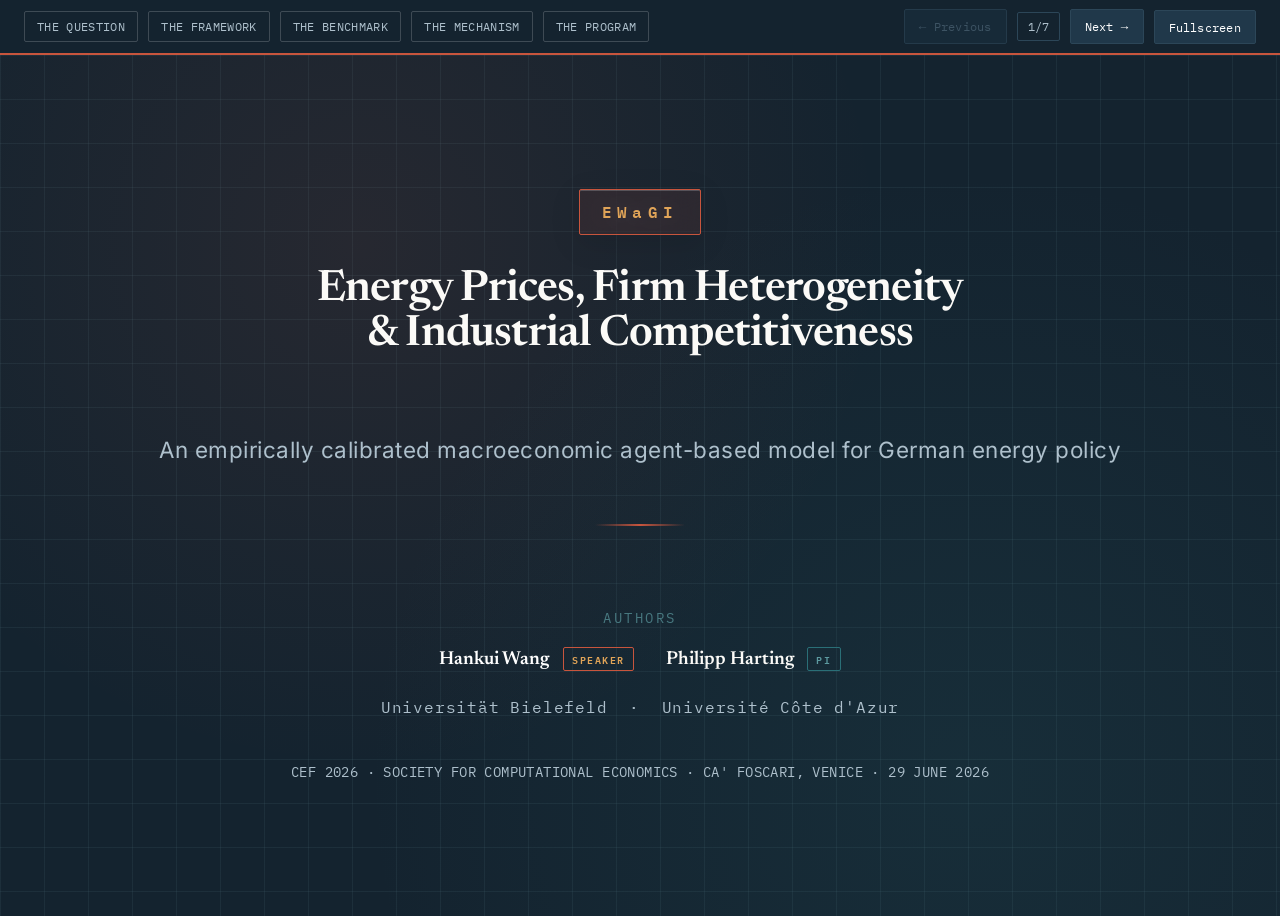
<file: index.html>
<!DOCTYPE html>
<html lang="en">
<head>
    <meta charset="UTF-8">
    <meta name="viewport" content="width=device-width, initial-scale=1.0, maximum-scale=1.0, user-scalable=no">
    <title>EWaGI @ CEF 2026 — Energy Prices, Firm Heterogeneity & the Macro Closure Challenge</title>
    <link rel="stylesheet" href="styles.css">
    <link rel="stylesheet" href="cef.css">
    <script defer src="libs/chart.umd.min.js" onerror="console.warn('Chart.js not available; closure chart disabled')"></script>
</head>
<body>
    <div class="presentation-container">
        <div class="presentation-header">
            <div class="section-links">
                <button class="section-link" onclick="scrollToSection('motivation')">The Question</button>
                <button class="section-link" onclick="scrollToSection('framework')">The Framework</button>
                <button class="section-link" onclick="scrollToSection('closure')">The Benchmark</button>
                <button class="section-link" onclick="scrollToSection('incidence')">The Mechanism</button>
                <button class="section-link" onclick="scrollToSection('vision')">The Program</button>
            </div>

            <div class="nav-controls">
                <button class="nav-btn" id="prevBtn">← Previous</button>
                <div class="slide-counter"><span id="currentSlide">1</span> / <span id="totalSlides">7</span></div>
                <button class="nav-btn" id="nextBtn">Next →</button>
                <button class="fullscreen-btn" id="fullscreenBtn">Fullscreen</button>
            </div>
        </div>

        <!-- ===== Slide 1 — Title / hook ===== -->
        <div class="slide active title-slide" id="title">
          <div class="slide-body">
            <div class="title-hero">
                <div class="title-badge"><span class="title-badge-text">EWaGI</span></div>
                <h1 class="title-heading">Energy Prices, Firm Heterogeneity &amp; Industrial Competitiveness</h1>
                <div class="title-subtitle">An empirically calibrated macroeconomic agent-based model for German energy policy</div>
                <div class="title-divider"></div>
                <div class="authors-section">
                    <div class="authors-title">Authors</div>
                    <div class="authors-grid">
                        <div class="author-item is-speaker">
                            <div class="author-name">Hankui Wang <span class="speaker-tag">speaker</span></div>
                        </div>
                        <div class="author-item">
                            <div class="author-name">Philipp Harting <span class="pi-tag">PI</span></div>
                        </div>
                    </div>
                    <div class="shared-affil">Universität Bielefeld &nbsp;·&nbsp; Université Côte d'Azur</div>
                </div>
                <div class="title-meta">CEF 2026 · Society for Computational Economics · Ca' Foscari, Venice · 29 June 2026</div>
            </div>
          </div>
        </div>

        <!-- ===== Slide 2 — Motivation + RQs + the rep-agent gap ===== -->
        <div class="slide content-slide" id="motivation">
          <div class="slide-body">
            <div class="eyebrow">The Question</div>
            <h1>An energy shock is distributional, not aggregate</h1>
            <div class="highlight">
                Germany imports ~70% of its primary energy, and <strong>96% of manufacturing firms bear full energy costs</strong>.
                But energy intensity is wildly <strong>uneven</strong>: Chemicals, Glass, Steel and Paper run <strong>8–9× more energy-intensive than Pharma</strong>.
                A carbon price or an energy shock is therefore <strong>not an aggregate shock — it is a distributional one</strong>.
            </div>

            <h2>Research questions</h2>
            <div class="module-grid rq-grid">
                <div class="module-box"><div class="module-icon">⚡</div><div class="module-title">RQ1 · Incidence</div>
                    <div class="module-desc">How do energy-price &amp; carbon-tax increases pass through to cost &amp; competitiveness across heterogeneous sectors?</div></div>
                <div class="module-box"><div class="module-icon">🏭</div><div class="module-title">RQ2 · Firm response</div>
                    <div class="module-desc">How do firms respond — efficiency investment, fuel switching, pricing, output — and is the response asymmetric?</div></div>
                <div class="module-box"><div class="module-icon">🧬</div><div class="module-title">RQ3 · Structure</div>
                    <div class="module-desc">How do micro responses aggregate into shifts in industrial structure &amp; the energy-intensive base?</div></div>
                <div class="module-box"><div class="module-icon">🎯</div><div class="module-title">RQ4 · Policy design</div>
                    <div class="module-desc">Which carbon-tax levels, revenue recycling &amp; targeting best balance competitiveness and decarbonization?</div></div>
            </div>

            <div class="callout-gap">
                <strong>The gap representative-agent models miss:</strong> with one average firm, the <em>distribution</em> of energy intensity vanishes —
                and with it the incidence, the asymmetric response, and the structural-change channel. <strong>Heterogeneity must be modelled, not averaged away.</strong>
            </div>
          </div>
        </div>

        <!-- ===== Slide 3 — Framework + the hybrid 44-unit resolution ===== -->
        <div class="slide content-slide" id="framework">
          <div class="slide-body">
            <div class="eyebrow">The Framework</div>
            <h1>The framework &amp; the hybrid 44-unit resolution</h1>
            <div class="highlight">
                <strong>EWaGI</strong> — an enterprise-scale, Eurace@Unibi-grounded macro ABM of the German economy:
                <strong>45,670 agents</strong> (3,598 firms + 41,039 households), seeded from the <strong>real German input–output structure</strong> —
                structurally sound and internally consistent from tick&nbsp;one, settling to a realistic German macro as it runs.
            </div>

            <div class="hier-line">Country (GER) → Region → Sector (NACE) → <strong>Division</strong> → Firms / Households</div>

            <h2>The computational wall — and the way through</h2>
            <div class="wall-grid">
                <div class="wall-box wall-bad">
                    <div class="wall-num">72</div>
                    <div class="wall-label">full sector × division</div>
                    <div class="wall-sub">maximal realism — but the goods market fragments into 132 markets and the run turns intractable</div>
                </div>
                <div class="wall-arrow">→</div>
                <div class="wall-box wall-good">
                    <div class="wall-num">44</div>
                    <div class="wall-label">HYBRID_MERGED</div>
                    <div class="wall-sub">17 sector-level + 27 division-level — fine detail in <em>Mining, Manufacturing, Electricity</em></div>
                </div>
            </div>
            <div class="architecture-legend">
                <p><strong>The design idea:</strong> spend resolution where the economics lives — fine division detail where energy intensity varies, aggregate elsewhere.</p>
            </div>
          </div>
        </div>

        <!-- ===== Slide 4 — THE BENCHMARK: validated stable German economy ===== -->
        <div class="slide content-slide" id="closure">
          <div class="slide-body">
            <div class="eyebrow">The Benchmark</div>
            <h1>A stable, calibrated German economy</h1>
            <div class="closure-wrap">
                <div class="closure-left">
                    <div class="chart-frame">
                        <canvas id="closureChart"></canvas>
                    </div>
                    <div class="chart-hint">Three independent seeds (band shown) · 45,670 agents · a full decade. <strong>Across all three</strong>, unemployment settles around <strong>5%</strong> and output holds near <strong>440B</strong> — stable, year after year.</div>
                </div>
                <div class="closure-right">
                    <p class="closure-lead">Before any policy experiment, the model must reproduce a working economy — and it does. <strong>45,670 heterogeneous agents</strong>, seeded from the real German structure, run end-to-end for a full decade and stay coherent. <strong>Unemployment ~5%, inflation ~2% on the ECB target</strong> — a realistic, stable German economy. <strong>This is the validated baseline every experiment runs on.</strong></p>
                    <div class="rm-head rm-done"><span class="rm-tag">Validated</span> reproduces a stable German economy — a decade deep, three seeds</div>
                    <div class="macro-grid">
                        <div class="macro-stat"><div class="ms-num">4–5<span class="ms-u">%</span></div><div class="ms-lab">unemployment — a realistic German rate</div></div>
                        <div class="macro-stat"><div class="ms-num">~2<span class="ms-u">%</span></div><div class="ms-lab">inflation — on the ECB target</div></div>
                        <div class="macro-stat"><div class="ms-num">~440<span class="ms-u">B</span></div><div class="ms-lab">output — stable, year after year</div></div>
                        <div class="macro-stat"><div class="ms-num">70<span class="ms-u">/100</span></div><div class="ms-lab">macro-health — a sound economy</div></div>
                    </div>
                    <div class="closure-flow">
                        <span class="cf-tag">circular flow</span>
                        <span class="cf-seg"><span class="cf-side cf-dem">demand</span> reaches every buyer — HH <strong>35%</strong> · firms <strong>44%</strong> · gov <strong>10%</strong> · exports <strong>11%</strong></span>
                        <span class="cf-seg"><span class="cf-side cf-sup">supply</span> sustains it — firms profitable <strong>+4%</strong> · <strong>~99%</strong> active · <strong>~1.3-mo</strong> stock</span>
                    </div>
                    <div class="rm-head rm-now"><span class="rm-tag">Still calibrating</span> the finer levels</div>
                    <div class="rm-body">A short list remains — the <strong>investment share</strong>, the <strong>real-wage path</strong>, and <strong>public-debt dynamics</strong>. The headline macro is sound; these are the next calibration.</div>
                </div>
            </div>
          </div>
        </div>

        <!-- ===== Slide 5 — Mechanism: RQ1 incidence + RQ3 reallocation ===== -->
        <div class="slide content-slide" id="incidence">
          <div class="slide-body">
            <div class="eyebrow">The Mechanism — RQ1 / RQ3</div>
            <h1>Who pays the carbon price — and how the economy reallocates</h1>
            <div class="highlight subtle">
                Integrated carbon-tax experiments — <strong>BL · CT50 · CT75 · CT100</strong> (€/tCO₂) — over a full multi-year trajectory at <strong>45,670 agents</strong>. Two robust, multi-seed findings: <strong>who bears the cost</strong>, and <strong>how the economy reallocates</strong>.
            </div>
            <div class="fig-row">
                <figure class="fig-card">
                    <img src="assets/figures/fig4_targeting_incidence.png" alt="Carbon-tax burden per unit of output, by sector">
                    <figcaption><strong>RQ1 — the energy-intensive sectors bear the cost.</strong> Carbon-tax burden per unit of output lands on glass, steel, coking, paper — <strong>15–37× pharma's</strong>. They absorb the cost on their margins, and keep producing.<span class="prov">3-seed · CT75</span></figcaption>
                </figure>
                <figure class="fig-card">
                    <img src="assets/figures/fig1_competitiveness_panel.png" alt="Low-energy sectors gain output under CT75; aggregate flat">
                    <figcaption><strong>RQ3 — the tax reallocates, it does not shrink.</strong> Low-energy sectors — electronics, pharma, food — <strong>gain competitiveness</strong>; aggregate output holds.<span class="prov">3-seed · CT75 vs baseline</span></figcaption>
                </figure>
            </div>
            <div class="callout-gap">
                Together: the tax <strong>falls on the energy-intensive, reallocates toward the clean sectors, and the macro absorbs it</strong> — no aggregate output loss. The distributional story a representative agent cannot tell.
            </div>
          </div>
        </div>

        <!-- ===== Slide 6 — Research vision → JEDC ===== -->
        <div class="slide conclusion-slide" id="vision">
          <div class="slide-body">
            <div class="eyebrow">The Program</div>
            <h1>From foundation to a policy laboratory</h1>
            <ul class="vision-list">
                <li><span class="vision-tag">Built</span><span class="vision-text">A heterogeneous-firm energy macro — hybrid sector–division resolution, Eurace-grounded, seeded from the real German input–output structure, run end-to-end at <strong>45,670 agents</strong>.</span></li>
                <li><span class="vision-tag">Found</span><span class="vision-text">The heterogeneous micro economy coheres into one <strong>sound, stable macro</strong> — a decade deep, at the scale of a real economy. That coherence, at this scale, is the contribution.</span></li>
                <li><span class="vision-tag">Next</span><span class="vision-text">A sound macro turns EWaGI into a <strong>calibrated energy-policy laboratory</strong> — carbon-price incidence, revenue recycling and targeting, at full heterogeneity. <em>The remaining calibration is the road ahead.</em></span></li>
            </ul>
          </div>
        </div>

        <!-- ===== Slide 7 — Q&A ===== -->
        <div class="slide title-slide" id="qa">
          <div class="slide-body">
            <div class="title-hero">
                <div class="title-badge"><span class="title-badge-text">EWaGI</span></div>
                <h1 class="title-heading">Questions &amp; Discussion</h1>
                <div class="title-subtitle">Thank you.</div>
                <div class="title-divider"></div>
                <div class="authors-section">
                    <div class="authors-title">Contact</div>
                    <div class="authors-grid">
                        <div class="author-item"><div class="author-name">Hankui Wang</div><div class="author-role">hankui.wang@univ-cotedazur.fr</div></div>
                        <div class="author-item"><div class="author-name">Philipp Harting</div><div class="author-role">Philipp-Clemens.HARTING@univ-cotedazur.fr</div></div>
                    </div>
                </div>
                <div class="title-meta">Energy prices · firm heterogeneity · the macro closure challenge</div>
            </div>
          </div>
        </div>

        <!-- persistent speaker credit — runs on every projected slide -->
        <div class="deck-credit" id="deckCredit">
            <span class="credit-name">Hankui Wang</span>
            <span class="credit-sep"></span>
            <span class="credit-meta">Bielefeld / Côte d'Azur · EWaGI · CEF 2026</span>
        </div>

    </div>

    <script src="script.js"></script>
    <script src="cef-charts.js"></script>
    <script src="cef-present.js"></script>
</body>
</html>
</file>
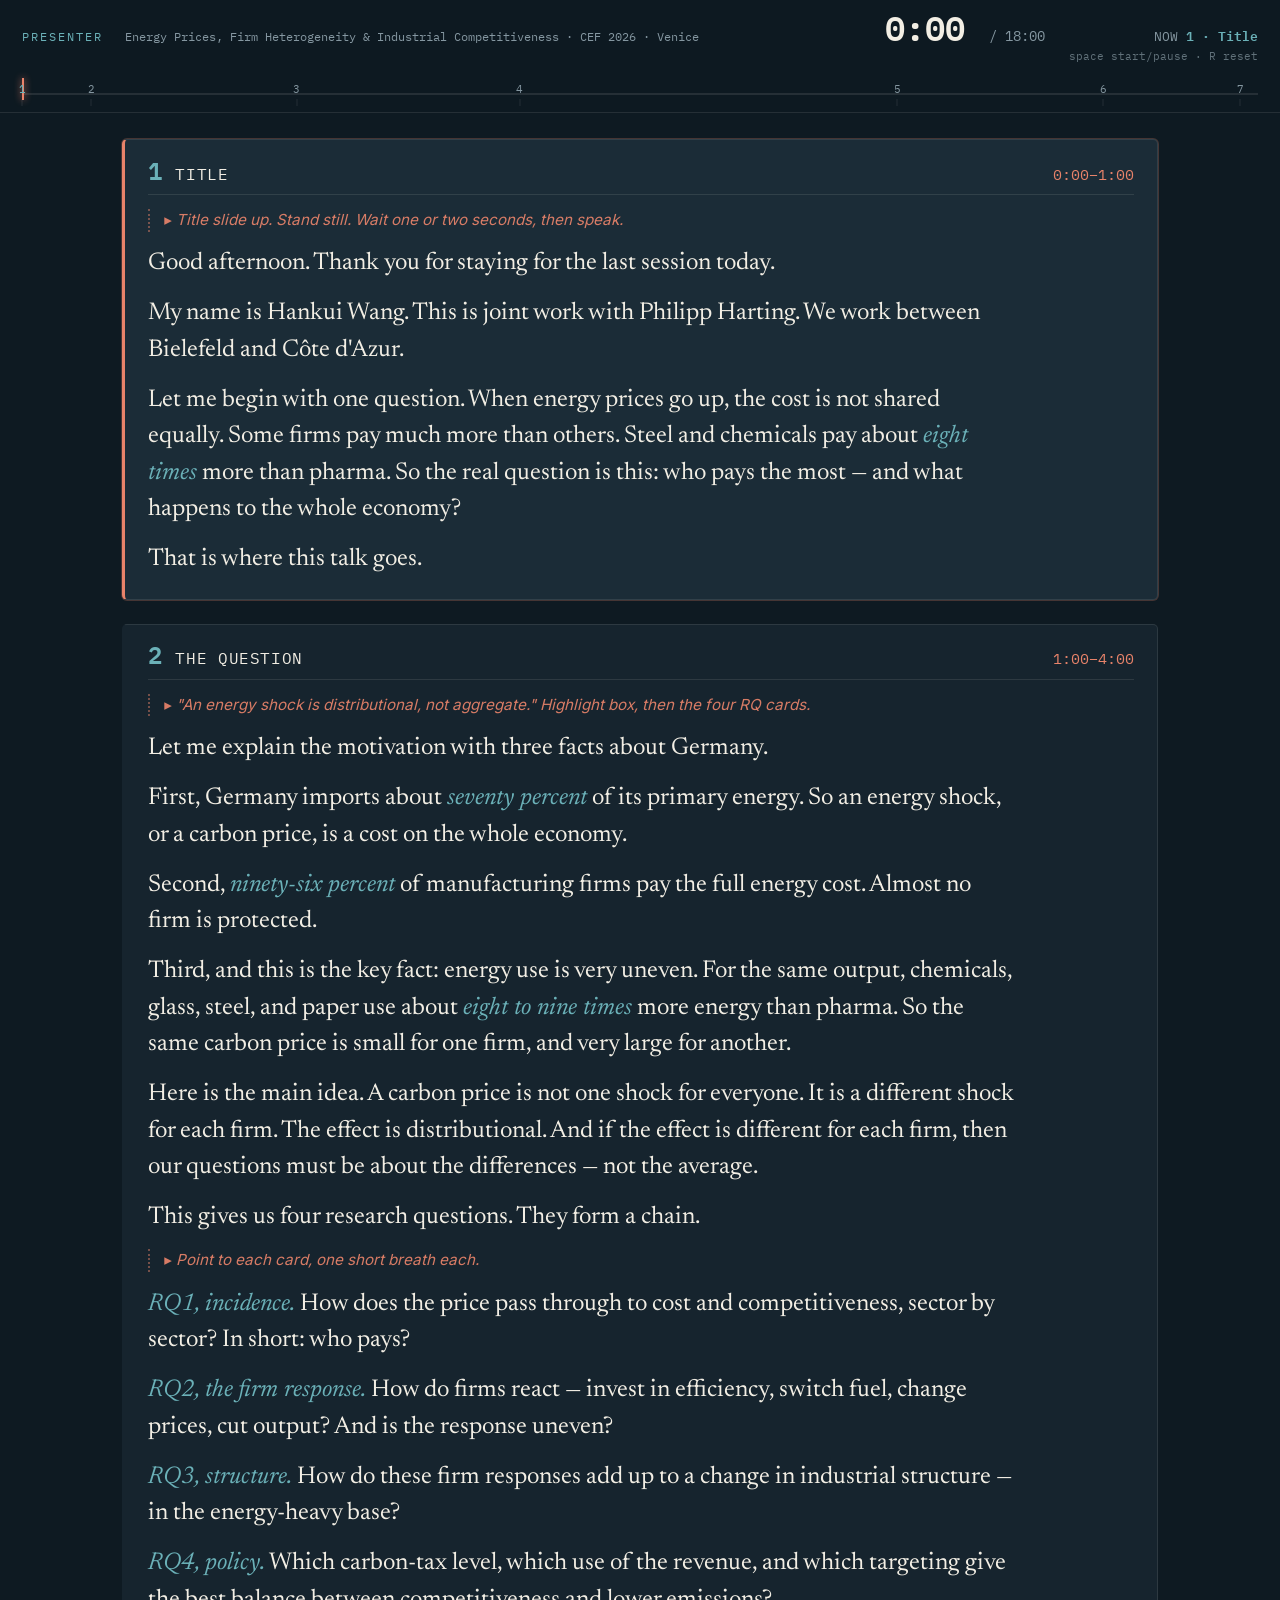
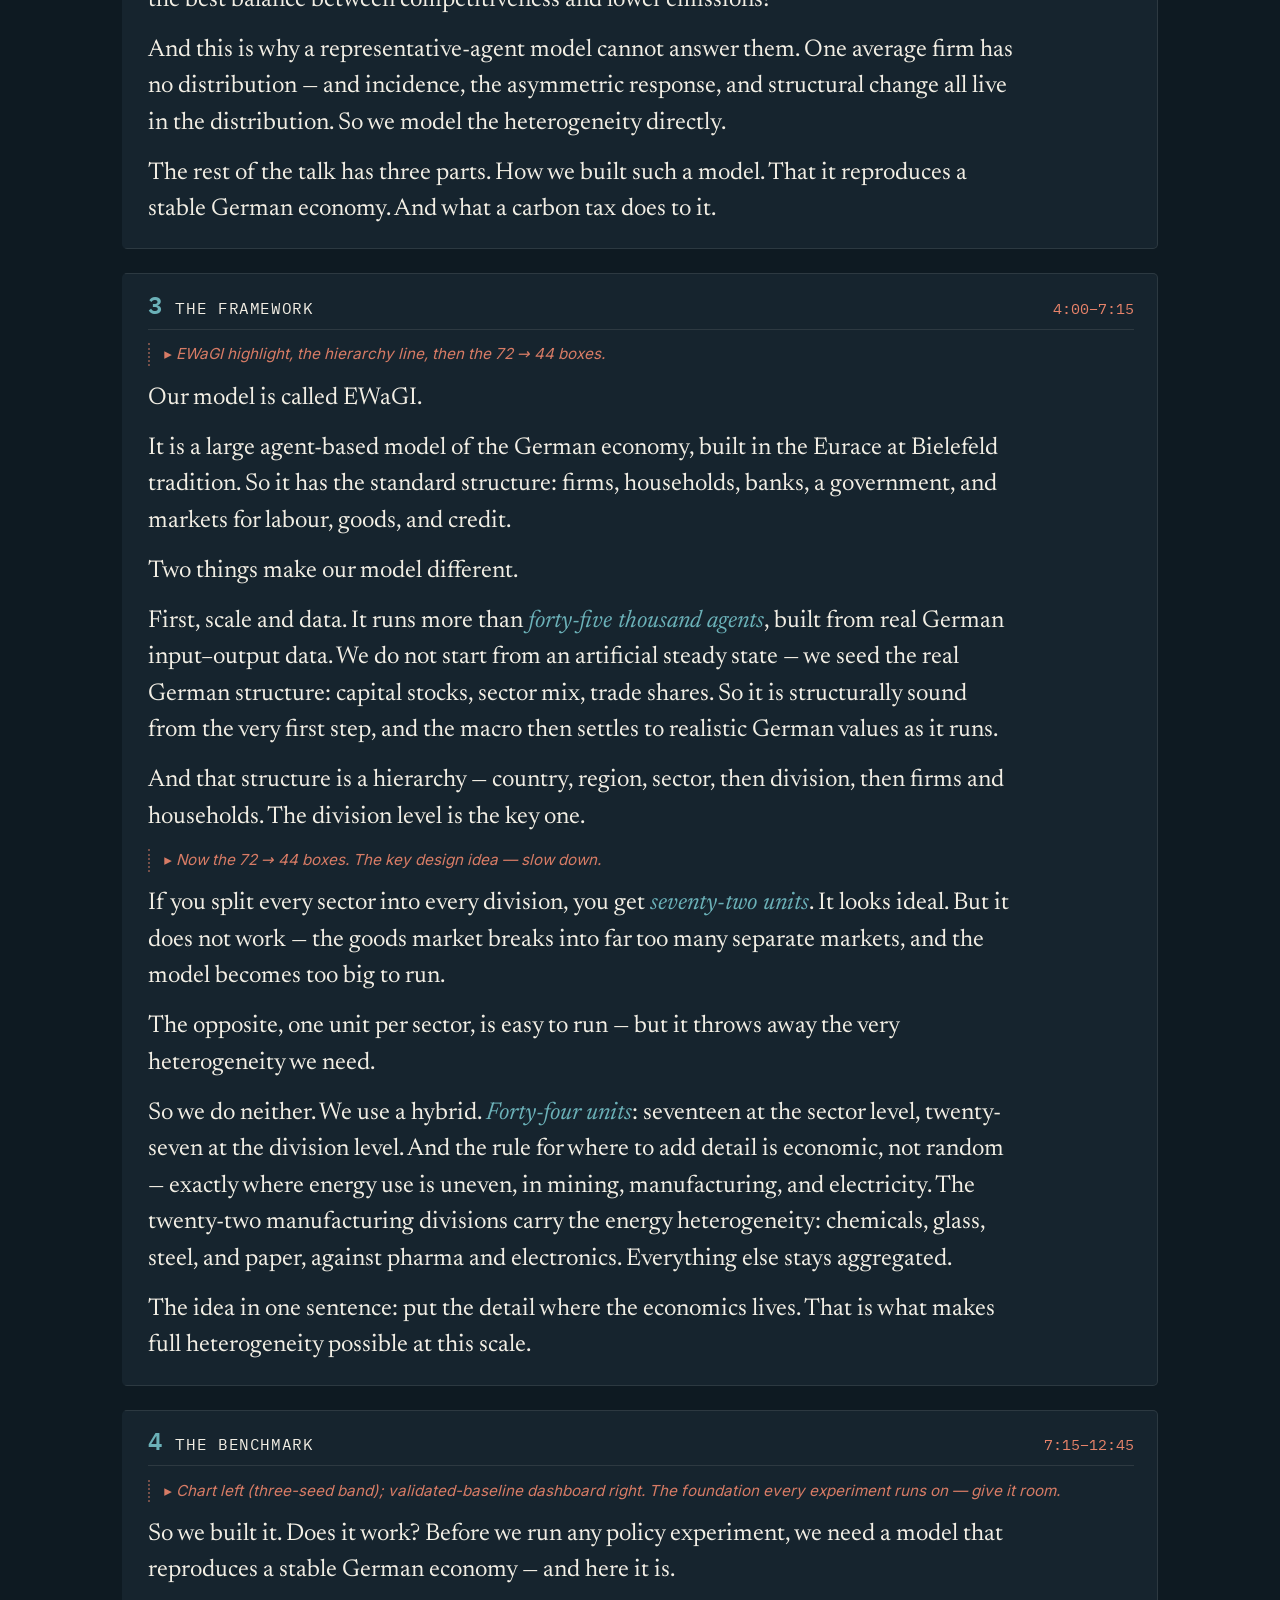
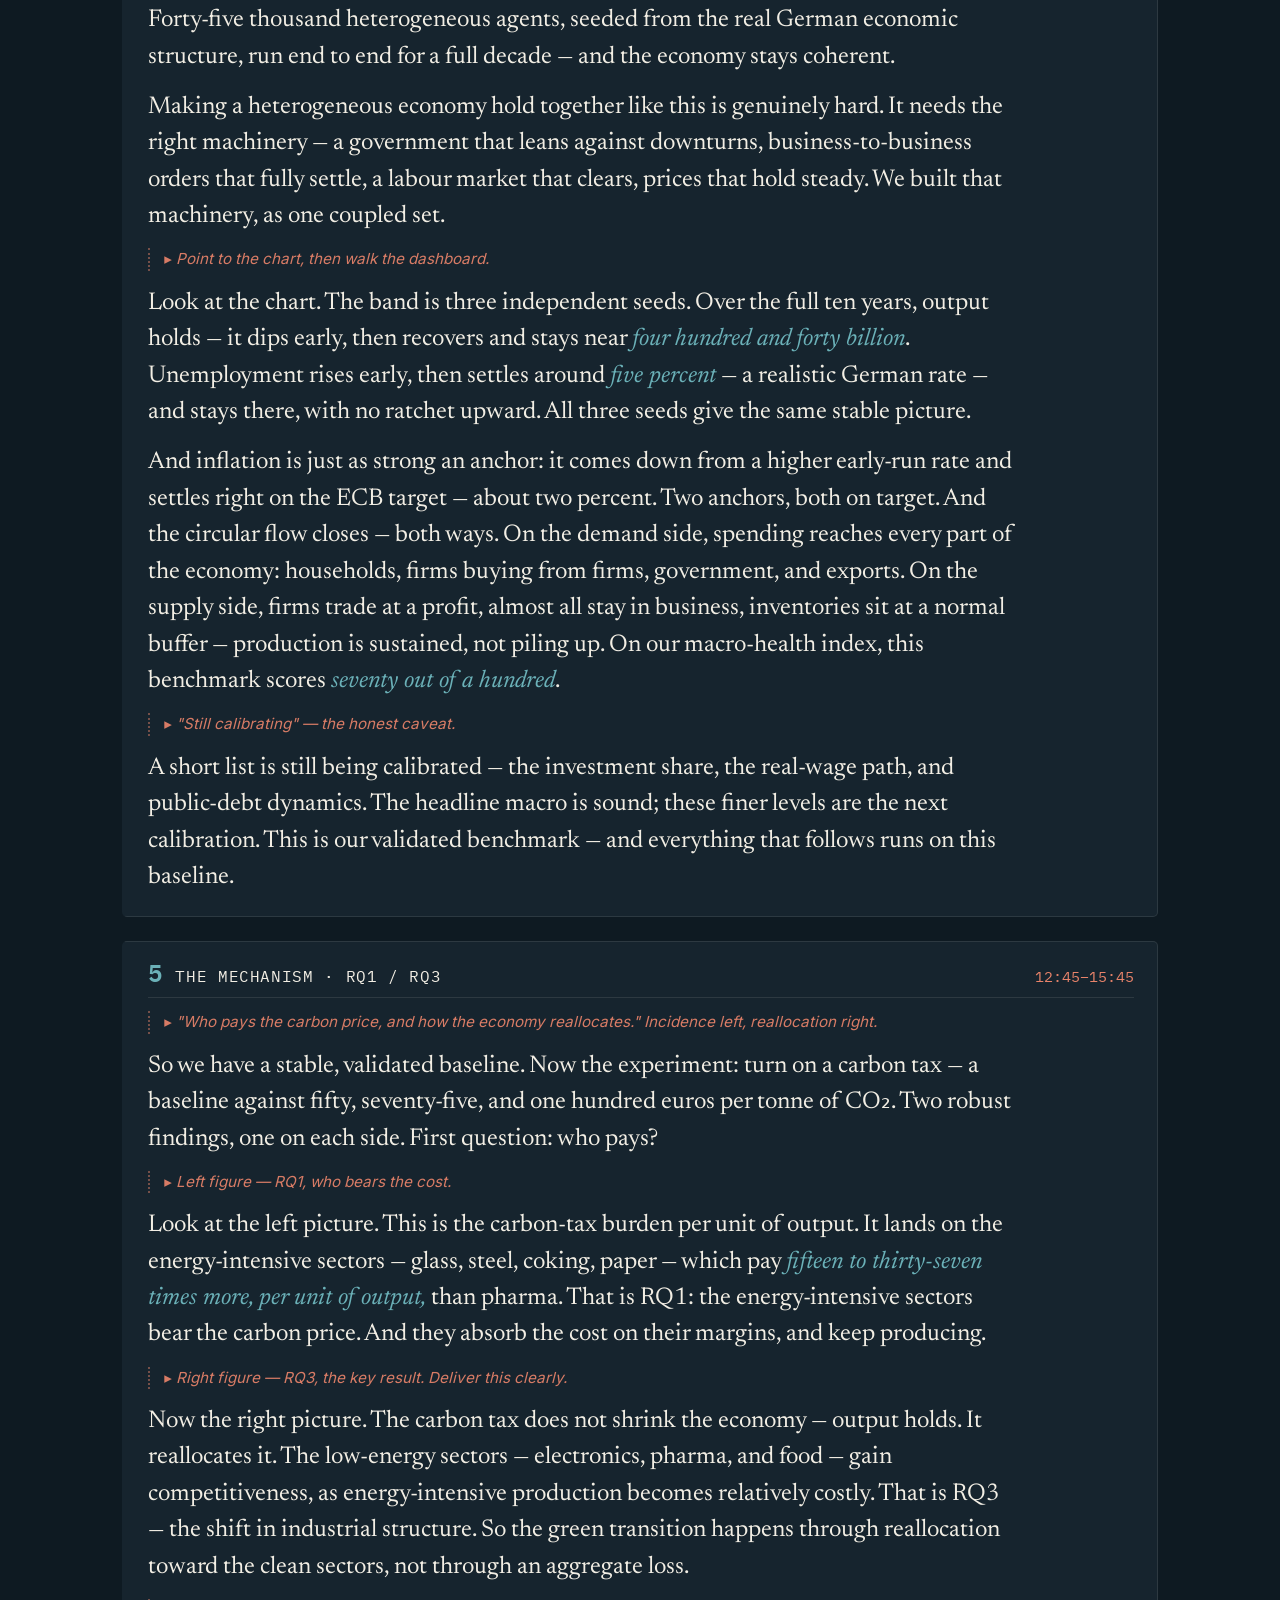
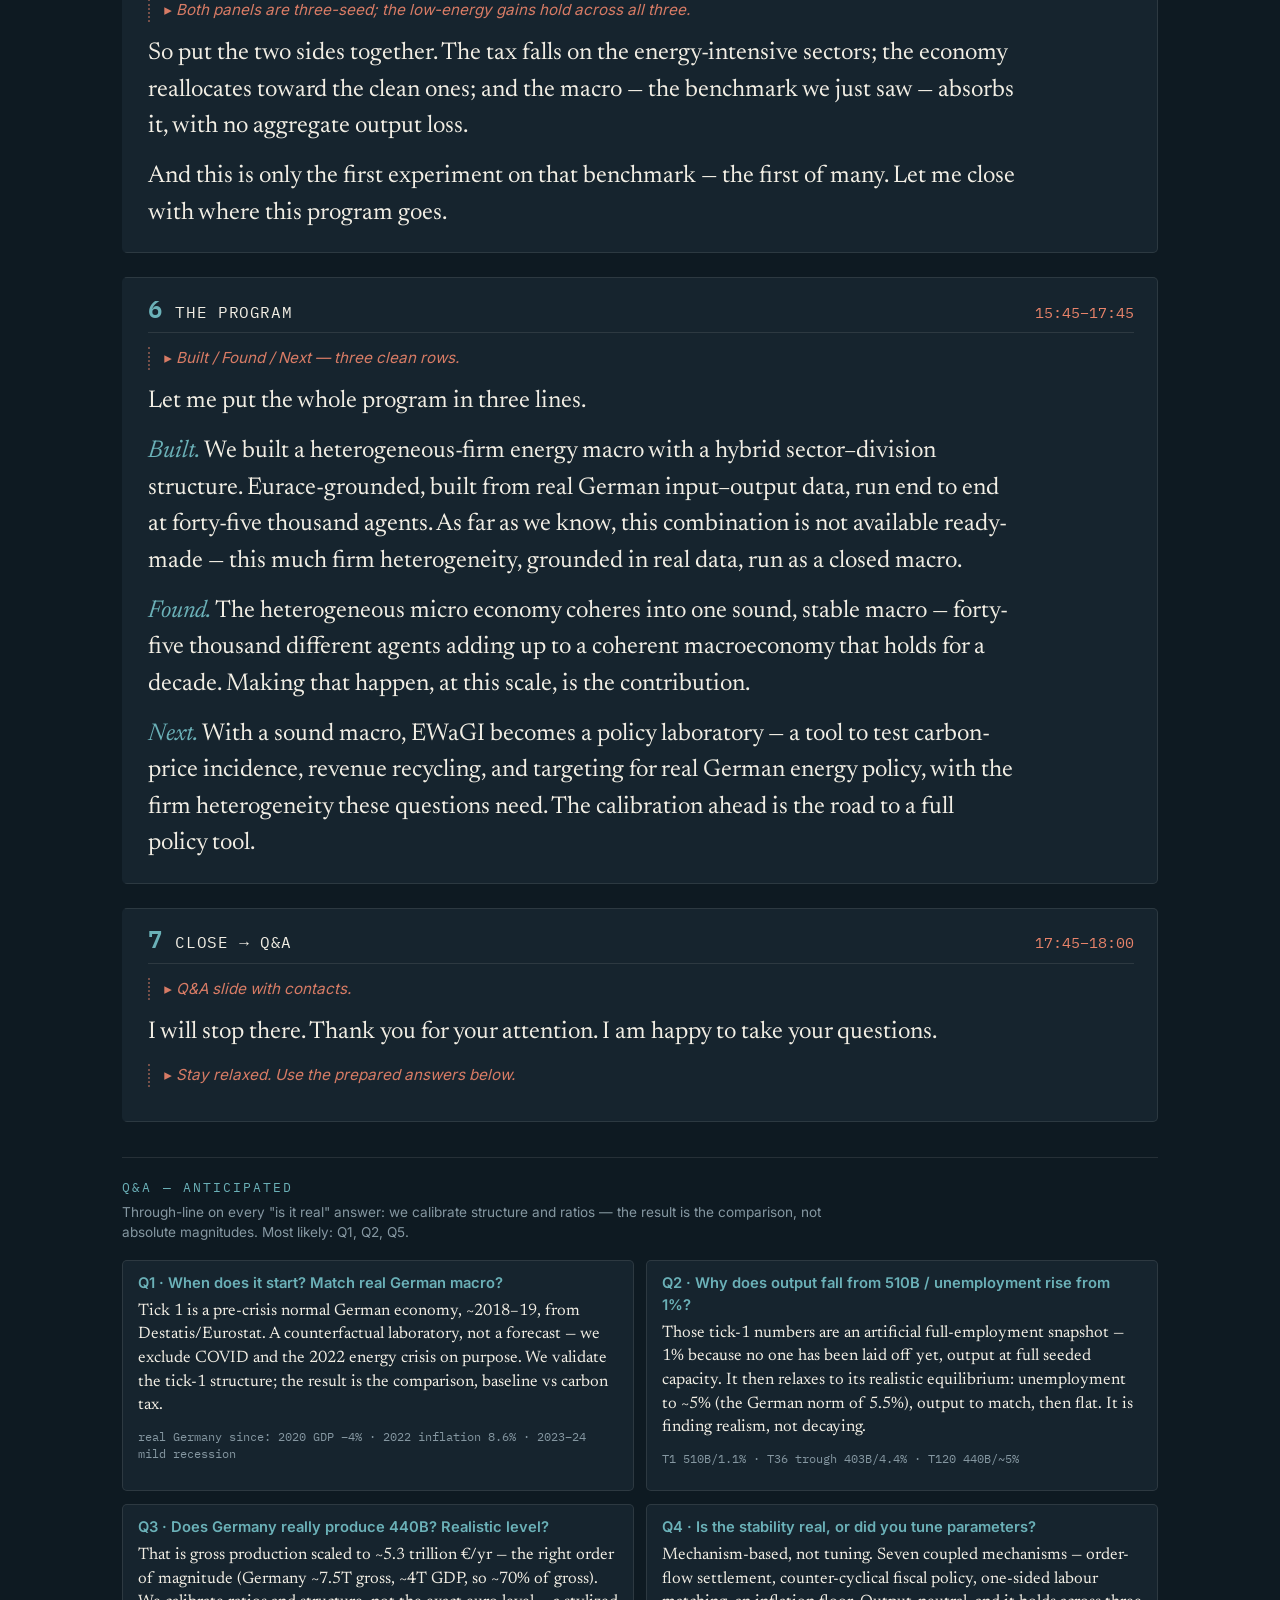
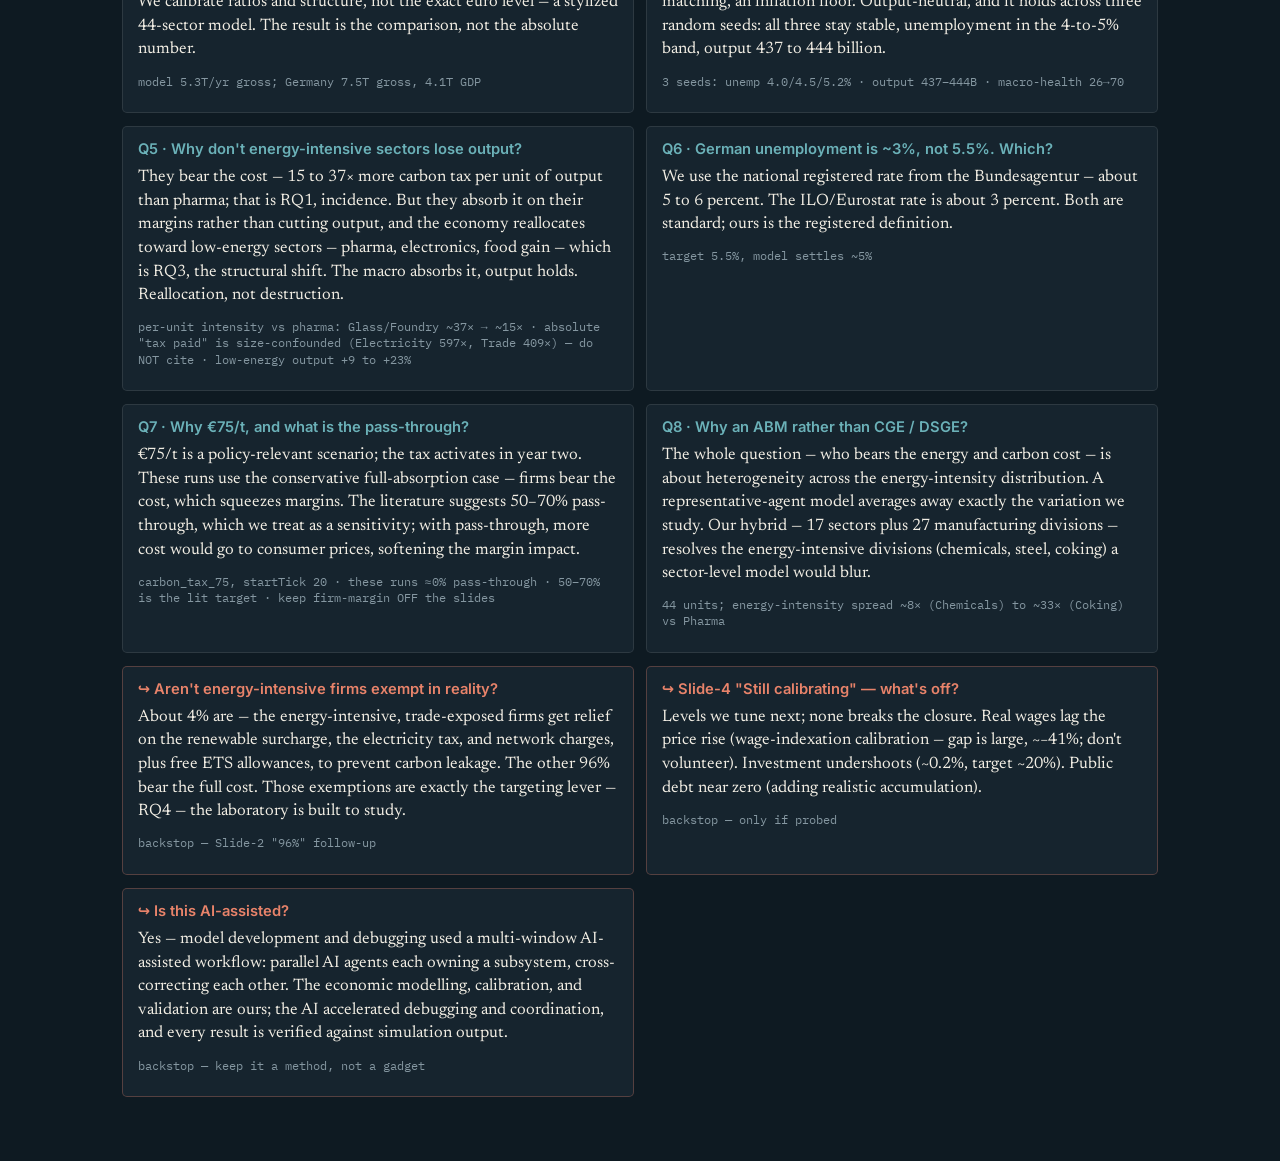
<file: presenter.html>
<!DOCTYPE html>
<html lang="en">
<head>
<meta charset="utf-8">
<meta name="viewport" content="width=device-width, initial-scale=1">
<title>CEF 2026 — Presenter Script</title>
<link rel="stylesheet" href="fonts.css">
<style>
  :root{
    --ink:#0E1A22; --panel:#16242E; --panel2:#1B2C37;
    --paper:#F2EEE4; --petrol:#6BB1B8; --ember:#E8836A; --muted:#8597A1;
    --line:rgba(242,238,228,.10); --rail:rgba(107,177,184,.55);
    --say:'Newsreader',Georgia,serif; --mono:'IBM Plex Mono',ui-monospace,monospace; --ui:'Inter',system-ui,sans-serif;
  }
  *{box-sizing:border-box}
  html{scroll-behavior:smooth}
  body{margin:0;background:var(--ink);color:var(--paper);font-family:var(--ui);
       -webkit-font-smoothing:antialiased;line-height:1.5;padding-bottom:4rem}

  /* ---------- cockpit (sticky) ---------- */
  .cockpit{position:sticky;top:0;z-index:50;background:rgba(14,26,34,.97);
    backdrop-filter:blur(6px);border-bottom:1px solid var(--line);padding:.7rem 1.4rem .55rem}
  .ck-top{display:flex;align-items:baseline;gap:1.4rem;flex-wrap:wrap}
  .ck-brand{font-family:var(--mono);font-size:.74rem;letter-spacing:.16em;text-transform:uppercase;color:var(--petrol)}
  .ck-talk{font-family:var(--mono);font-size:.74rem;color:var(--muted);flex:1;min-width:160px}
  .ck-clock{font-family:var(--mono);font-size:2.1rem;font-weight:600;line-height:1;color:var(--paper);
    cursor:pointer;user-select:none;font-variant-numeric:tabular-nums;transition:color .2s}
  .ck-clock.run{color:var(--ember)}
  .ck-clock.over{color:#ff5a4d;animation:pulse 1s steps(2) infinite}
  @keyframes pulse{50%{opacity:.45}}
  .ck-of{font-family:var(--mono);font-size:.9rem;color:var(--muted);margin-left:.1rem}
  .ck-now{font-family:var(--mono);font-size:.8rem;color:var(--muted);text-align:right;min-width:190px}
  .ck-now b{color:var(--petrol);font-weight:600}
  .ck-hint{font-family:var(--mono);font-size:.66rem;color:var(--muted);opacity:.7}

  /* ---------- pace bar (signature) ---------- */
  .pace{position:relative;height:30px;margin-top:.5rem}
  .pace-track{position:absolute;top:19px;left:0;right:0;height:2px;background:var(--line)}
  .pace-fill{position:absolute;top:19px;left:0;height:2px;background:var(--rail);width:0}
  .pace-tick{position:absolute;top:8px;transform:translateX(-50%);font-family:var(--mono);
    font-size:.66rem;color:var(--muted);text-align:center}
  .pace-tick::after{content:"";display:block;width:1px;height:7px;background:var(--line);margin:2px auto 0}
  .pace-tick.passed{color:var(--petrol)}
  .pace-now{position:absolute;top:4px;width:2px;height:22px;background:var(--ember);left:0;
    box-shadow:0 0 7px var(--ember);transition:left .25s linear}

  /* ---------- movements ---------- */
  main{max-width:1080px;margin:0 auto;padding:1.6rem 1.4rem 0}
  .mv{position:relative;background:var(--panel);border:1px solid var(--line);border-left:3px solid transparent;
    border-radius:5px;padding:1.1rem 1.4rem 1.3rem;margin-bottom:1.5rem;scroll-margin-top:120px}
  .mv.now{border-left-color:var(--ember);background:var(--panel2);box-shadow:0 0 0 1px rgba(232,131,106,.25)}
  .mv-rail{display:flex;align-items:baseline;gap:.85rem;border-bottom:1px solid var(--line);
    padding-bottom:.55rem;margin-bottom:.85rem}
  .mv-no{font-family:var(--mono);font-size:1.5rem;font-weight:600;color:var(--petrol);line-height:1}
  .mv-title{font-family:var(--mono);font-size:1rem;letter-spacing:.04em;color:var(--paper);
    text-transform:uppercase;flex:1}
  .mv-time{font-family:var(--mono);font-size:.95rem;color:var(--ember);font-variant-numeric:tabular-nums}

  .say{font-family:var(--say);font-size:1.52rem;line-height:1.5;color:var(--paper);
    margin:0 0 .85rem;max-width:62ch}
  .say:last-child{margin-bottom:0}
  .say em{font-style:italic;color:var(--petrol)}
  .cue{font-family:var(--ui);font-style:italic;font-size:.95rem;color:var(--ember);
    margin:.2rem 0 .85rem;padding-left:.9rem;border-left:2px dotted rgba(232,131,106,.5);opacity:.92}
  .cue::before{content:"▸ ";font-style:normal}

  /* ---------- Q&A ---------- */
  .qa{max-width:1080px;margin:2.2rem auto 0;padding:0 1.4rem}
  .qa-head{font-family:var(--mono);font-size:.8rem;letter-spacing:.16em;text-transform:uppercase;
    color:var(--petrol);border-top:1px solid var(--line);padding-top:1.2rem;margin-bottom:.3rem}
  .qa-sub{font-family:var(--ui);font-size:.85rem;color:var(--muted);margin-bottom:1.1rem;max-width:80ch}
  .qa-grid{display:grid;grid-template-columns:repeat(2,1fr);gap:.8rem}
  .qa-card{background:var(--panel);border:1px solid var(--line);border-radius:5px;padding:.7rem .9rem}
  .qa-card .q{font-family:var(--ui);font-weight:600;font-size:.92rem;color:var(--petrol);margin:0 0 .35rem}
  .qa-card .a{font-family:var(--say);font-size:1.04rem;line-height:1.42;margin:0 0 .35rem}
  .qa-card .n{font-family:var(--mono);font-size:.72rem;color:var(--muted);line-height:1.4}
  .qa-card.back{border-color:rgba(232,131,106,.3)}
  .qa-card.back .q{color:var(--ember)}

  :focus-visible{outline:2px solid var(--petrol);outline-offset:3px}
  @media (prefers-reduced-motion:reduce){*{transition:none!important;animation:none!important}}
  @media (max-width:720px){.qa-grid{grid-template-columns:1fr}.say{font-size:1.32rem}.ck-now{display:none}}
</style>
</head>
<body>
  <header class="cockpit">
    <div class="ck-top">
      <span class="ck-brand">Presenter</span>
      <span class="ck-talk">Energy Prices, Firm Heterogeneity &amp; Industrial Competitiveness · CEF 2026 · Venice</span>
      <span class="ck-clock" id="clock" title="space = start/pause · R = reset">0:00</span><span class="ck-of">/ 18:00</span>
      <span class="ck-now" id="now">NOW <b>—</b><br><span class="ck-hint">space start/pause · R reset</span></span>
    </div>
    <div class="pace" id="pace">
      <div class="pace-track"></div><div class="pace-fill" id="paceFill"></div>
      <div class="pace-now" id="paceNow"></div>
    </div>
  </header>

  <main>
    <article class="mv" data-start="0" data-end="60">
      <div class="mv-rail"><span class="mv-no">1</span><span class="mv-title">Title</span><span class="mv-time">0:00–1:00</span></div>
      <p class="cue">Title slide up. Stand still. Wait one or two seconds, then speak.</p>
      <p class="say">Good afternoon. Thank you for staying for the last session today.</p>
      <p class="say">My name is Hankui Wang. This is joint work with Philipp Harting. We work between Bielefeld and Côte d'Azur.</p>
      <p class="say">Let me begin with one question. When energy prices go up, the cost is not shared equally. Some firms pay much more than others. Steel and chemicals pay about <em>eight times</em> more than pharma. So the real question is this: who pays the most — and what happens to the whole economy?</p>
      <p class="say">That is where this talk goes.</p>
    </article>

    <article class="mv" data-start="60" data-end="240">
      <div class="mv-rail"><span class="mv-no">2</span><span class="mv-title">The Question</span><span class="mv-time">1:00–4:00</span></div>
      <p class="cue">"An energy shock is distributional, not aggregate." Highlight box, then the four RQ cards.</p>
      <p class="say">Let me explain the motivation with three facts about Germany.</p>
      <p class="say">First, Germany imports about <em>seventy percent</em> of its primary energy. So an energy shock, or a carbon price, is a cost on the whole economy.</p>
      <p class="say">Second, <em>ninety-six percent</em> of manufacturing firms pay the full energy cost. Almost no firm is protected.</p>
      <p class="say">Third, and this is the key fact: energy use is very uneven. For the same output, chemicals, glass, steel, and paper use about <em>eight to nine times</em> more energy than pharma. So the same carbon price is small for one firm, and very large for another.</p>
      <p class="say">Here is the main idea. A carbon price is not one shock for everyone. It is a different shock for each firm. The effect is distributional. And if the effect is different for each firm, then our questions must be about the differences — not the average.</p>
      <p class="say">This gives us four research questions. They form a chain.</p>
      <p class="cue">Point to each card, one short breath each.</p>
      <p class="say"><em>RQ1, incidence.</em> How does the price pass through to cost and competitiveness, sector by sector? In short: who pays?</p>
      <p class="say"><em>RQ2, the firm response.</em> How do firms react — invest in efficiency, switch fuel, change prices, cut output? And is the response uneven?</p>
      <p class="say"><em>RQ3, structure.</em> How do these firm responses add up to a change in industrial structure — in the energy-heavy base?</p>
      <p class="say"><em>RQ4, policy.</em> Which carbon-tax level, which use of the revenue, and which targeting give the best balance between competitiveness and lower emissions?</p>
      <p class="say">And this is why a representative-agent model cannot answer them. One average firm has no distribution — and incidence, the asymmetric response, and structural change all live in the distribution. So we model the heterogeneity directly.</p>
      <p class="say">The rest of the talk has three parts. How we built such a model. That it reproduces a stable German economy. And what a carbon tax does to it.</p>
    </article>

    <article class="mv" data-start="240" data-end="435">
      <div class="mv-rail"><span class="mv-no">3</span><span class="mv-title">The Framework</span><span class="mv-time">4:00–7:15</span></div>
      <p class="cue">EWaGI highlight, the hierarchy line, then the 72 → 44 boxes.</p>
      <p class="say">Our model is called EWaGI.</p>
      <p class="say">It is a large agent-based model of the German economy, built in the Eurace at Bielefeld tradition. So it has the standard structure: firms, households, banks, a government, and markets for labour, goods, and credit.</p>
      <p class="say">Two things make our model different.</p>
      <p class="say">First, scale and data. It runs more than <em>forty-five thousand agents</em>, built from real German input–output data. We do not start from an artificial steady state — we seed the real German structure: capital stocks, sector mix, trade shares. So it is structurally sound from the very first step, and the macro then settles to realistic German values as it runs.</p>
      <p class="say">And that structure is a hierarchy — country, region, sector, then division, then firms and households. The division level is the key one.</p>
      <p class="cue">Now the 72 → 44 boxes. The key design idea — slow down.</p>
      <p class="say">If you split every sector into every division, you get <em>seventy-two units</em>. It looks ideal. But it does not work — the goods market breaks into far too many separate markets, and the model becomes too big to run.</p>
      <p class="say">The opposite, one unit per sector, is easy to run — but it throws away the very heterogeneity we need.</p>
      <p class="say">So we do neither. We use a hybrid. <em>Forty-four units</em>: seventeen at the sector level, twenty-seven at the division level. And the rule for where to add detail is economic, not random — exactly where energy use is uneven, in mining, manufacturing, and electricity. The twenty-two manufacturing divisions carry the energy heterogeneity: chemicals, glass, steel, and paper, against pharma and electronics. Everything else stays aggregated.</p>
      <p class="say">The idea in one sentence: put the detail where the economics lives. That is what makes full heterogeneity possible at this scale.</p>
    </article>

    <article class="mv" data-start="435" data-end="765">
      <div class="mv-rail"><span class="mv-no">4</span><span class="mv-title">The Benchmark</span><span class="mv-time">7:15–12:45</span></div>
      <p class="cue">Chart left (three-seed band); validated-baseline dashboard right. The foundation every experiment runs on — give it room.</p>
      <p class="say">So we built it. Does it work? Before we run any policy experiment, we need a model that reproduces a stable German economy — and here it is.</p>
      <p class="say">Forty-five thousand heterogeneous agents, seeded from the real German economic structure, run end to end for a full decade — and the economy stays coherent.</p>
      <p class="say">Making a heterogeneous economy hold together like this is genuinely hard. It needs the right machinery — a government that leans against downturns, business-to-business orders that fully settle, a labour market that clears, prices that hold steady. We built that machinery, as one coupled set.</p>
      <p class="cue">Point to the chart, then walk the dashboard.</p>
      <p class="say">Look at the chart. The band is three independent seeds. Over the full ten years, output holds — it dips early, then recovers and stays near <em>four hundred and forty billion</em>. Unemployment rises early, then settles around <em>five percent</em> — a realistic German rate — and stays there, with no ratchet upward. All three seeds give the same stable picture.</p>
      <p class="say">And inflation is just as strong an anchor: it comes down from a higher early-run rate and settles right on the ECB target — about two percent. Two anchors, both on target. And the circular flow closes — both ways. On the demand side, spending reaches every part of the economy: households, firms buying from firms, government, and exports. On the supply side, firms trade at a profit, almost all stay in business, inventories sit at a normal buffer — production is sustained, not piling up. On our macro-health index, this benchmark scores <em>seventy out of a hundred</em>.</p>
      <p class="cue">"Still calibrating" — the honest caveat.</p>
      <p class="say">A short list is still being calibrated — the investment share, the real-wage path, and public-debt dynamics. The headline macro is sound; these finer levels are the next calibration. This is our validated benchmark — and everything that follows runs on this baseline.</p>
    </article>

    <article class="mv" data-start="765" data-end="945">
      <div class="mv-rail"><span class="mv-no">5</span><span class="mv-title">The Mechanism · RQ1 / RQ3</span><span class="mv-time">12:45–15:45</span></div>
      <p class="cue">"Who pays the carbon price, and how the economy reallocates." Incidence left, reallocation right.</p>
      <p class="say">So we have a stable, validated baseline. Now the experiment: turn on a carbon tax — a baseline against fifty, seventy-five, and one hundred euros per tonne of CO₂. Two robust findings, one on each side. First question: who pays?</p>
      <p class="cue">Left figure — RQ1, who bears the cost.</p>
      <p class="say">Look at the left picture. This is the carbon-tax burden per unit of output. It lands on the energy-intensive sectors — glass, steel, coking, paper — which pay <em>fifteen to thirty-seven times more, per unit of output,</em> than pharma. That is RQ1: the energy-intensive sectors bear the carbon price. And they absorb the cost on their margins, and keep producing.</p>
      <p class="cue">Right figure — RQ3, the key result. Deliver this clearly.</p>
      <p class="say">Now the right picture. The carbon tax does not shrink the economy — output holds. It reallocates it. The low-energy sectors — electronics, pharma, and food — gain competitiveness, as energy-intensive production becomes relatively costly. That is RQ3 — the shift in industrial structure. So the green transition happens through reallocation toward the clean sectors, not through an aggregate loss.</p>
      <p class="cue">Both panels are three-seed; the low-energy gains hold across all three.</p>
      <p class="say">So put the two sides together. The tax falls on the energy-intensive sectors; the economy reallocates toward the clean ones; and the macro — the benchmark we just saw — absorbs it, with no aggregate output loss.</p>
      <p class="say">And this is only the first experiment on that benchmark — the first of many. Let me close with where this program goes.</p>
    </article>

    <article class="mv" data-start="945" data-end="1065">
      <div class="mv-rail"><span class="mv-no">6</span><span class="mv-title">The Program</span><span class="mv-time">15:45–17:45</span></div>
      <p class="cue">Built / Found / Next — three clean rows.</p>
      <p class="say">Let me put the whole program in three lines.</p>
      <p class="say"><em>Built.</em> We built a heterogeneous-firm energy macro with a hybrid sector–division structure. Eurace-grounded, built from real German input–output data, run end to end at forty-five thousand agents. As far as we know, this combination is not available ready-made — this much firm heterogeneity, grounded in real data, run as a closed macro.</p>
      <p class="say"><em>Found.</em> The heterogeneous micro economy coheres into one sound, stable macro — forty-five thousand different agents adding up to a coherent macroeconomy that holds for a decade. Making that happen, at this scale, is the contribution.</p>
      <p class="say"><em>Next.</em> With a sound macro, EWaGI becomes a policy laboratory — a tool to test carbon-price incidence, revenue recycling, and targeting for real German energy policy, with the firm heterogeneity these questions need. The calibration ahead is the road to a full policy tool.</p>
    </article>

    <article class="mv" data-start="1065" data-end="1080">
      <div class="mv-rail"><span class="mv-no">7</span><span class="mv-title">Close → Q&amp;A</span><span class="mv-time">17:45–18:00</span></div>
      <p class="cue">Q&amp;A slide with contacts.</p>
      <p class="say">I will stop there. Thank you for your attention. I am happy to take your questions.</p>
      <p class="cue">Stay relaxed. Use the prepared answers below.</p>
    </article>
  </main>

  <section class="qa">
    <div class="qa-head">Q&amp;A — anticipated</div>
    <div class="qa-sub">Through-line on every "is it real" answer: we calibrate structure and ratios — the result is the comparison, not absolute magnitudes. Most likely: Q1, Q2, Q5.</div>
    <div class="qa-grid">
      <div class="qa-card"><p class="q">Q1 · When does it start? Match real German macro?</p><p class="a">Tick 1 is a pre-crisis normal German economy, ~2018–19, from Destatis/Eurostat. A counterfactual laboratory, not a forecast — we exclude COVID and the 2022 energy crisis on purpose. We validate the tick-1 structure; the result is the comparison, baseline vs carbon tax.</p><p class="n">real Germany since: 2020 GDP −4% · 2022 inflation 8.6% · 2023–24 mild recession</p></div>
      <div class="qa-card"><p class="q">Q2 · Why does output fall from 510B / unemployment rise from 1%?</p><p class="a">Those tick-1 numbers are an artificial full-employment snapshot — 1% because no one has been laid off yet, output at full seeded capacity. It then relaxes to its realistic equilibrium: unemployment to ~5% (the German norm of 5.5%), output to match, then flat. It is finding realism, not decaying.</p><p class="n">T1 510B/1.1% · T36 trough 403B/4.4% · T120 440B/~5%</p></div>
      <div class="qa-card"><p class="q">Q3 · Does Germany really produce 440B? Realistic level?</p><p class="a">That is gross production scaled to ~5.3 trillion €/yr — the right order of magnitude (Germany ~7.5T gross, ~4T GDP, so ~70% of gross). We calibrate ratios and structure, not the exact euro level — a stylized 44-sector model. The result is the comparison, not the absolute number.</p><p class="n">model 5.3T/yr gross; Germany 7.5T gross, 4.1T GDP</p></div>
      <div class="qa-card"><p class="q">Q4 · Is the stability real, or did you tune parameters?</p><p class="a">Mechanism-based, not tuning. Seven coupled mechanisms — order-flow settlement, counter-cyclical fiscal policy, one-sided labour matching, an inflation floor. Output-neutral, and it holds across three random seeds: all three stay stable, unemployment in the 4-to-5% band, output 437 to 444 billion.</p><p class="n">3 seeds: unemp 4.0/4.5/5.2% · output 437–444B · macro-health 26→70</p></div>
      <div class="qa-card"><p class="q">Q5 · Why don't energy-intensive sectors lose output?</p><p class="a">They bear the cost — 15 to 37× more carbon tax per unit of output than pharma; that is RQ1, incidence. But they absorb it on their margins rather than cutting output, and the economy reallocates toward low-energy sectors — pharma, electronics, food gain — which is RQ3, the structural shift. The macro absorbs it, output holds. Reallocation, not destruction.</p><p class="n">per-unit intensity vs pharma: Glass/Foundry ~37× → ~15× · absolute "tax paid" is size-confounded (Electricity 597×, Trade 409×) — do NOT cite · low-energy output +9 to +23%</p></div>
      <div class="qa-card"><p class="q">Q6 · German unemployment is ~3%, not 5.5%. Which?</p><p class="a">We use the national registered rate from the Bundesagentur — about 5 to 6 percent. The ILO/Eurostat rate is about 3 percent. Both are standard; ours is the registered definition.</p><p class="n">target 5.5%, model settles ~5%</p></div>
      <div class="qa-card"><p class="q">Q7 · Why €75/t, and what is the pass-through?</p><p class="a">€75/t is a policy-relevant scenario; the tax activates in year two. These runs use the conservative full-absorption case — firms bear the cost, which squeezes margins. The literature suggests 50–70% pass-through, which we treat as a sensitivity; with pass-through, more cost would go to consumer prices, softening the margin impact.</p><p class="n">carbon_tax_75, startTick 20 · these runs ≈0% pass-through · 50–70% is the lit target · keep firm-margin OFF the slides</p></div>
      <div class="qa-card"><p class="q">Q8 · Why an ABM rather than CGE / DSGE?</p><p class="a">The whole question — who bears the energy and carbon cost — is about heterogeneity across the energy-intensity distribution. A representative-agent model averages away exactly the variation we study. Our hybrid — 17 sectors plus 27 manufacturing divisions — resolves the energy-intensive divisions (chemicals, steel, coking) a sector-level model would blur.</p><p class="n">44 units; energy-intensity spread ~8× (Chemicals) to ~33× (Coking) vs Pharma</p></div>
      <div class="qa-card back"><p class="q">↪ Aren't energy-intensive firms exempt in reality?</p><p class="a">About 4% are — the energy-intensive, trade-exposed firms get relief on the renewable surcharge, the electricity tax, and network charges, plus free ETS allowances, to prevent carbon leakage. The other 96% bear the full cost. Those exemptions are exactly the targeting lever — RQ4 — the laboratory is built to study.</p><p class="n">backstop — Slide-2 "96%" follow-up</p></div>
      <div class="qa-card back"><p class="q">↪ Slide-4 "Still calibrating" — what's off?</p><p class="a">Levels we tune next; none breaks the closure. Real wages lag the price rise (wage-indexation calibration — gap is large, ~−41%; don't volunteer). Investment undershoots (~0.2%, target ~20%). Public debt near zero (adding realistic accumulation).</p><p class="n">backstop — only if probed</p></div>
      <div class="qa-card back"><p class="q">↪ Is this AI-assisted?</p><p class="a">Yes — model development and debugging used a multi-window AI-assisted workflow: parallel AI agents each owning a subsystem, cross-correcting each other. The economic modelling, calibration, and validation are ours; the AI accelerated debugging and coordination, and every result is verified against simulation output.</p><p class="n">backstop — keep it a method, not a gadget</p></div>
    </div>
  </section>

<script>
(function(){
  var TOTAL=1080, elapsed=0, running=false, t=null;
  var clock=document.getElementById('clock'), now=document.getElementById('now'),
      paceNow=document.getElementById('paceNow'), paceFill=document.getElementById('paceFill'),
      pace=document.getElementById('pace'), movements=[].slice.call(document.querySelectorAll('.mv'));

  // build pace ticks from each movement's data-start
  movements.forEach(function(m){
    var s=+m.getAttribute('data-start');
    var tick=document.createElement('div'); tick.className='pace-tick';
    tick.style.left=(s/TOTAL*100)+'%';
    tick.textContent=m.querySelector('.mv-no').textContent;
    tick.dataset.start=s; pace.appendChild(tick);
  });
  var ticks=[].slice.call(document.querySelectorAll('.pace-tick'));

  function fmt(s){var m=Math.floor(s/60),x=Math.round(s%60);return m+':'+(x<10?'0':'')+x;}
  function render(){
    clock.textContent=fmt(elapsed);
    var pct=Math.min(elapsed/TOTAL,1)*100;
    paceNow.style.left=pct+'%'; paceFill.style.width=pct+'%';
    clock.classList.toggle('over', elapsed>TOTAL);
    ticks.forEach(function(t){t.classList.toggle('passed', elapsed>=+t.dataset.start);});
    var cur=null;
    movements.forEach(function(m){
      var on = elapsed>=+m.getAttribute('data-start') && elapsed<+m.getAttribute('data-end');
      m.classList.toggle('now',on); if(on) cur=m;
    });
    if(cur){var no=cur.querySelector('.mv-no').textContent, ti=cur.querySelector('.mv-title').textContent;
      now.innerHTML='NOW <b>'+no+' · '+ti+'</b><br><span class="ck-hint">space start/pause · R reset</span>';}
  }
  function tick(){elapsed+=1; if(elapsed>TOTAL+0) {} render();}
  function start(){if(running)return; running=true; clock.classList.add('run'); t=setInterval(tick,1000);}
  function pause(){running=false; clock.classList.remove('run'); clearInterval(t);}
  function toggle(){running?pause():start();}
  function reset(){pause(); elapsed=0; render();}

  clock.addEventListener('click',toggle);
  document.addEventListener('keydown',function(e){
    if(e.code==='Space'){e.preventDefault();toggle();}
    else if(e.key==='r'||e.key==='R'){reset();}
  });
  render();
})();
</script>
</body>
</html>
</file>
<file: styles.css>
*{margin:0;padding:0;box-sizing:border-box}
body{font-family:'Segoe UI',sans-serif;background:linear-gradient(135deg,#667eea,#764ba2);color:#333;line-height:1.6;-webkit-tap-highlight-color:transparent;overscroll-behavior:contain}
.presentation-container{max-width:1200px;margin:0 auto;background:#fff;box-shadow:0 10px 30px rgba(0,0,0,.3);min-height:100vh;min-height:100svh;min-height:100dvh}
.presentation-header{background:linear-gradient(135deg,#2c3e50,#3498db);color:#fff;padding:40px 20px;text-align:center;min-height:180px;display:flex;flex-direction:column;justify-content:center}
.presentation-header h1{font-size:2.5em;margin-bottom:15px}
.section-links{display:flex;gap:10px;flex-wrap:wrap;justify-content:center;margin-top:12px;margin-bottom:20px}
.section-link{border:1px solid rgba(52,152,219,.35);background:rgba(52,152,219,.08);color:#2c3e50;padding:8px 14px;border-radius:999px;cursor:pointer;font-size:.95em;transition:all .25s ease}
.section-link:hover{background:#3498db;color:#fff;border-color:#3498db}
.slide-badge{position:fixed;top:10px;left:10px;background:rgba(0,0,0,.6);color:#fff;padding:6px 10px;border-radius:6px;font-size:12px;z-index:1100}
.nav-controls{display:flex;gap:10px;justify-content:center;align-items:center;margin-top:0px}
.nav-btn,.fullscreen-btn{background:#3498db;color:#fff;border:none;padding:8px 14px;border-radius:999px;cursor:pointer;font-size:.95em;transition:all .25s ease;box-shadow:0 2px 8px rgba(52,152,219,.25)}
.nav-btn:hover,.fullscreen-btn:hover{background:#2980b9;transform:translateY(-1px)}
.nav-btn:disabled{background:#c8d6e5;cursor:not-allowed}
.slide-counter{background:rgba(52,152,219,.1);color:#2c3e50;padding:4px 10px;border-radius:999px;font-size:.9em;border:1px solid rgba(52,152,219,.25);display:inline-flex;align-items:center}
.slide{display:none;padding:60px;min-height:600px}
.slide.active{display:block}
.slide h1{color:#2c3e50;font-size:2.5em;margin-bottom:30px;border-bottom:3px solid #3498db;padding-bottom:15px}
.presentation-container.fullscreen-mode .slide h1{font-size:3.5em;margin-bottom:40px;padding-bottom:20px}
.slide h2{color:#34495e;font-size:2em;margin:40px 0 25px}
.slide h3{color:#2980b9;font-size:1.5em;margin:30px 0 20px}
.highlight h3{margin:10px 0 15px}
.slide p,.slide li{font-size:1.2em;line-height:1.6;margin-bottom:15px}
.slide ul{margin-left:20px}
.highlight{background:linear-gradient(120deg,#a8edea,#fed6e3);padding:20px;border-radius:10px;margin:20px 0;border-left:5px solid #3498db}
.modular-architecture{margin:20px 0;padding:16px;background:rgba(255,255,255,.05);border-radius:16px;backdrop-filter:blur(10px)}
.presentation-container.fullscreen-mode .modular-architecture{margin:10px 0 20px 0;padding:24px;border-radius:20px}
.module-level{margin-bottom:28px}
.presentation-container.fullscreen-mode .module-level{margin-bottom:32px}
.module-level:first-child{margin-top:-40px}
.module-level h3{color:#2c3e50;font-size:1.2rem;margin-bottom:16px;text-align:center;font-weight:600;text-transform:none;letter-spacing:.3px;background:linear-gradient(135deg,#3498db,#2980b9);-webkit-background-clip:text;-webkit-text-fill-color:transparent;background-clip:text;position:relative;padding-bottom:2px;transition:all .3s ease;cursor:pointer}
.presentation-container.fullscreen-mode .module-level h3{font-size:1.8rem;margin-bottom:24px;letter-spacing:.5px}
.module-level h3:hover{transform:scale(1.05);background:linear-gradient(135deg,#e74c3c,#c0392b);-webkit-background-clip:text;-webkit-text-fill-color:transparent;background-clip:text}
.module-level h3::after{content:'';position:absolute;bottom:-2px;left:50%;transform:translateX(-50%);width:0;height:0;border-left:8px solid transparent;border-right:8px solid transparent;border-top:6px solid #3498db;filter:drop-shadow(0 2px 4px rgba(52,152,219,.3));transition:all .3s ease;animation:pulse 2s infinite}
.module-level h3:hover::after{border-top-color:#e74c3c;animation:bounce 0.6s ease-in-out}
.module-level h3::before{content:'';position:absolute;bottom:-4px;left:50%;transform:translateX(-50%);width:40px;height:2px;background:linear-gradient(90deg,#3498db,#2980b9);border-radius:1px;transition:all .3s ease;animation:expand 3s infinite}
.module-level h3:hover::before{width:60px;background:linear-gradient(90deg,#e74c3c,#c0392b)}

@keyframes pulse{0%,100%{transform:translateX(-50%) scale(1);opacity:1}50%{transform:translateX(-50%) scale(1.1);opacity:0.8}}
@keyframes bounce{0%,20%,50%,80%,100%{transform:translateX(-50%) translateY(0)}40%{transform:translateX(-50%) translateY(-3px)}60%{transform:translateX(-50%) translateY(-1px)}}
@keyframes expand{0%,100%{width:40px}50%{width:50px}}
.module-grid{display:grid;grid-template-columns:repeat(auto-fit,minmax(160px,1fr));gap:14px;margin-bottom:16px}
.presentation-container.fullscreen-mode .module-grid{gap:20px;margin-bottom:20px}
.tech-grid-3x3{display:grid;grid-template-columns:repeat(3,1fr);gap:14px;margin-bottom:16px}
.presentation-container.fullscreen-mode .tech-grid-3x3{gap:20px;margin-bottom:20px}
@media (max-width: 768px) {
    .tech-grid-3x3{grid-template-columns:repeat(2,1fr)}
}
@media (max-width: 480px) {
    .tech-grid-3x3{grid-template-columns:1fr}
}
/* Ensure fullscreen mode overrides responsive styles */
.presentation-container.fullscreen-mode .tech-grid-3x3{grid-template-columns:repeat(3,1fr)!important}
.module-box{background:linear-gradient(135deg,rgba(102,126,234,.1),rgba(118,75,162,.1));border:2px solid rgba(102,126,234,.3);border-radius:12px;padding:14px;text-align:center;transition:all .3s ease;cursor:pointer;position:relative;overflow:hidden}
.presentation-container.fullscreen-mode .module-box{padding:18px;border-radius:16px}
.module-box::before{content:'';position:absolute;top:0;left:-100%;width:100%;height:100%;background:linear-gradient(90deg,transparent,rgba(255,255,255,.1),transparent);transition:left .5s ease}
.module-box:hover::before{left:100%}
.module-box:hover{transform:translateY(-8px);border-color:rgba(102,126,234,.6);box-shadow:0 20px 40px rgba(102,126,234,.2);background:linear-gradient(135deg,rgba(102,126,234,.2),rgba(118,75,162,.2))}
.module-icon{font-size:2rem;margin-bottom:8px;display:block}
.presentation-container.fullscreen-mode .module-icon{font-size:2.5rem;margin-bottom:10px}
.module-title{font-size:1rem;font-weight:700;color:#374151;margin-bottom:6px}
.presentation-container.fullscreen-mode .module-title{font-size:1.4rem;margin-bottom:10px}
.module-desc{font-size:.85rem;color:#94a3b8;line-height:1.35}
.presentation-container.fullscreen-mode .module-desc{font-size:1.1rem;line-height:1.4}
.architecture-legend{text-align:center;margin-top:30px;padding:15px;background:rgba(102,126,234,.1);border-radius:8px;border:1px solid rgba(102,126,234,.3)}
.presentation-container.fullscreen-mode .architecture-legend{margin-top:15px;padding:12px}
.architecture-legend p{margin:0;color:#374151;font-size:.95rem}
.presentation-container.fullscreen-mode .architecture-legend p{font-size:1.3rem}
.detail-page{display:none;position:fixed!important;top:0!important;left:0!important;width:100vw!important;height:100vh!important;height:100svh!important;height:100dvh!important;background:rgba(0,0,0,.9);z-index:2147483647!important;overflow-y:auto;padding:20px}
.fullscreen .detail-page{z-index:2147483648!important;position:fixed!important;top:0!important;left:0!important;width:100vw!important;height:100vh!important;height:100svh!important;height:100dvh!important}
.fullscreen .detail-content{z-index:10001!important;position:relative!important}
.detail-content{max-width:1000px;margin:0 auto;background:linear-gradient(135deg,#1e293b,#334155);border-radius:16px;padding:40px;box-shadow:0 25px 50px rgba(0,0,0,.5);min-height:calc(100vh - 40px);min-height:calc(100svh - 40px);min-height:calc(100dvh - 40px);overflow-y:auto}
.detail-header{display:flex;justify-content:space-between;align-items:center;margin-bottom:30px;padding-bottom:20px;border-bottom:2px solid rgba(102,126,234,.3)}
.detail-title{color:#e2e8f0;font-size:2rem;font-weight:700;margin:0}
.detail-close{background:rgba(239,68,68,.2);border:2px solid rgba(239,68,68,.5);color:#fca5a5;padding:10px 20px;border-radius:8px;cursor:pointer;font-weight:600;transition:all .3s ease}
.detail-close:hover{background:rgba(239,68,68,.3);border-color:rgba(239,68,68,.7);color:#f87171}

/* Mobile detail close button */
@media(max-width:768px){
    .detail-close{padding:8px 16px!important;font-size:0.9rem!important;min-height:44px!important;min-width:44px!important;display:flex!important;align-items:center!important;justify-content:center!important}
}

@media(max-width:480px){
    .detail-close{padding:6px 12px!important;font-size:0.8rem!important;min-height:40px!important;min-width:40px!important}
}
.detail-section{margin-bottom:30px}
.detail-section h3{color:#60a5fa;font-size:1.4rem;margin-bottom:15px;font-weight:600}
.detail-section p{color:#e2e8f0;line-height:1.6;margin-bottom:15px;font-size:1rem}
.detail-list{list-style:none;padding:0}
.detail-list li{color:#e2e8f0;margin-bottom:8px;padding-left:20px;position:relative;font-size:0.95rem;line-height:1.5}
.detail-list li::before{content:'▶';color:#60a5fa;position:absolute;left:0}
.detail-content *{color:#e2e8f0}
.detail-content h1,.detail-content h2,.detail-content h3{color:#60a5fa}
.detail-content strong{color:#ffffff}
/* Ensure charts fill their containers */
canvas.macro-chart,canvas.firm-chart{width:100%!important;height:100%!important;display:block}

/* Chart hint styling */
.chart-hint{margin-top:8px;color:#64748b;font-size:.9rem}
@media(max-width:768px){.chart-hint{font-size:.85rem}}
@media(max-width:480px){.chart-hint{font-size:.8rem}}
.title-slide{text-align:center;background:linear-gradient(135deg,#0f0f23,#1a1a2e 50%,#16213e);color:#fff;position:relative;overflow:hidden}
.title-slide::before{content:'';position:absolute;top:0;left:0;right:0;bottom:0;background:radial-gradient(circle at 30% 20%,rgba(59,130,246,.1),transparent 50%),radial-gradient(circle at 70% 80%,rgba(168,85,247,.1),transparent 50%);pointer-events:none}
.title-hero{max-width:1200px;margin:0 auto;display:flex;flex-direction:column;align-items:center;justify-content:center;gap:32px;padding:80px 20px;position:relative;z-index:1}
.title-badge{display:inline-block;background:linear-gradient(135deg,rgba(59,130,246,.15),rgba(168,85,247,.15),rgba(236,72,153,.15));border:1px solid rgba(255,255,255,.25);padding:12px 28px;border-radius:60px;font-weight:700;letter-spacing:2px;font-size:1rem;backdrop-filter:blur(15px);position:relative;overflow:hidden;transition:all .4s cubic-bezier(.4,0,.2,1);box-shadow:0 8px 32px rgba(0,0,0,.1),inset 0 1px 0 rgba(255,255,255,.2)}
.title-badge::before{content:'';position:absolute;top:0;left:-100%;width:100%;height:100%;background:linear-gradient(90deg,transparent,rgba(255,255,255,.2),transparent);transition:left .6s ease}
.title-badge:hover::before{left:100%}
.title-badge:hover{transform:translateY(-2px) scale(1.02);box-shadow:0 12px 40px rgba(0,0,0,.15),inset 0 1px 0 rgba(255,255,255,.3);border-color:rgba(255,255,255,.4)}
.title-badge-text{position:relative;z-index:1;background:linear-gradient(135deg,#ffffff,#e2e8f0 50%,#cbd5e1);-webkit-background-clip:text;-webkit-text-fill-color:transparent;background-clip:text;text-shadow:0 0 30px rgba(255,255,255,.3)}
.title-heading{font-size:3.5rem;line-height:1.1;margin:0;color:#fff;text-wrap:balance;font-weight:700;background:linear-gradient(135deg,#ffffff,#e2e8f0);-webkit-background-clip:text;-webkit-text-fill-color:transparent;background-clip:text}
.title-subtitle{font-size:1.3rem;opacity:.8;margin-top:16px;font-weight:300;letter-spacing:.5px}
.title-divider{width:80px;height:2px;background:linear-gradient(90deg,transparent,rgba(59,130,246,.8),rgba(168,85,247,.8),transparent);border-radius:2px;margin:24px 0}
.title-meta{display:flex;gap:16px;flex-wrap:wrap;justify-content:center;margin-top:8px}
.authors-section{margin-top:24px}
.authors-title{font-size:.9rem;opacity:.7;margin-bottom:16px;text-transform:uppercase;letter-spacing:1px;font-weight:300}
.authors-grid{display:flex;gap:32px;justify-content:center;flex-wrap:wrap}
.author-item{text-align:center}
.author-name{font-weight:600;font-size:1.1rem;margin-bottom:4px}
.author-role{font-size:.9rem;opacity:.7}
.conclusion-slide{text-align:left;background:linear-gradient(135deg,#2c3e50,#3498db);color:#fff;padding:80px}
.conclusion-slide h1,.conclusion-slide h2{color:#fff;border:none;text-align:center;font-size:3em;margin-bottom:40px}
.conclusion-slide ul{font-size:1.8em;line-height:1.8;margin-left:40px}
.conclusion-slide li{margin-bottom:25px}
.conclusion-slide .highlight{background:rgba(255,255,255,.1);border:1px solid rgba(255,255,255,.3)}
/* Touch-friendly improvements for mobile */
@media(max-width:768px){
    /* Larger touch targets */
    .module-box{min-height:80px;display:flex;flex-direction:column;justify-content:center}
    .nav-btn,.fullscreen-btn,.section-link{min-height:44px;min-width:44px;display:flex;align-items:center;justify-content:center}
    
    /* Better touch feedback */
    .module-box:active{transform:scale(0.98);transition:transform 0.1s ease}
    .nav-btn:active,.fullscreen-btn:active,.section-link:active{transform:scale(0.95);transition:transform 0.1s ease}
    
    /* Prevent zoom on double tap */
    .module-box,.nav-btn,.fullscreen-btn,.section-link{touch-action:manipulation}
}

/* Mobile Optimizations */
@media(max-width:768px){
    .presentation-container{margin:0;box-shadow:none}
    .slide{padding:20px 15px}
    .slide h1{font-size:2em;margin-bottom:20px}
    .slide h2{font-size:1.5em}
    .nav-controls{justify-content:center;flex-wrap:wrap;gap:8px}
    .stats-grid{grid-template-columns:1fr}
    .feature-list{grid-template-columns:1fr}
    
    /* Mobile-specific modular architecture */
    .modular-architecture{margin:15px 0;padding:12px}
    .module-level{margin-bottom:20px}
    .module-level h3{font-size:1.1rem;margin-bottom:12px}
    .module-grid{grid-template-columns:repeat(2,1fr);gap:12px;margin-bottom:12px}
    .tech-grid-3x3{grid-template-columns:repeat(2,1fr);gap:12px;margin-bottom:12px}
    .module-box{padding:12px;border-radius:10px}
    .module-icon{font-size:1.8rem;margin-bottom:6px}
    .module-title{font-size:0.9rem;margin-bottom:4px}
    .module-desc{font-size:0.8rem;line-height:1.3}
    .architecture-legend{margin-top:20px;padding:10px}
    .architecture-legend p{font-size:0.85rem}
    
    /* Mobile presentation header */
    .presentation-header{padding:20px 15px;min-height:120px}
    .presentation-header h1{font-size:1.8em;margin-bottom:10px}
    .section-links{gap:6px;margin-top:8px;margin-bottom:15px}
    .section-link{padding:6px 10px;font-size:0.85em}

    /* Project Overview (Slide: #project-info) mobile font tuning */
    #project-info .highlight{padding:12px}
    #project-info .highlight h3{font-size:1.15rem}
    #project-info .highlight ul li{font-size:0.95rem}
    #project-info .highlight [style*="font-size:1.3em"]{font-size:1.05em!important}
    #project-info .highlight [style*="font-size:0.9em"]{font-size:0.85em!important}

    /* Conclusion slide (Anticipated Contributions) in normal mobile view */
    .conclusion-slide{padding:30px 20px}
    .conclusion-slide h1,.conclusion-slide h2{font-size:2.2em;margin-bottom:20px}
    .conclusion-slide ul{font-size:1.2em;line-height:1.6;margin-left:20px}
    .conclusion-slide li{margin-bottom:14px}
}

@media(max-width:480px){
    .slide{padding:15px 10px}
    .slide h1{font-size:1.8em;margin-bottom:15px}
    .presentation-header{padding:15px 10px;min-height:100px}
    .presentation-header h1{font-size:1.5em}
    
    /* Single column layout for very small screens */
    .module-grid{grid-template-columns:1fr;gap:10px}
    .tech-grid-3x3{grid-template-columns:1fr;gap:10px}
    .module-box{padding:10px}
    .module-icon{font-size:1.5rem}
    .module-title{font-size:0.85rem}
    .module-desc{font-size:0.75rem}
    .module-level h3{font-size:1rem}
    
    /* Compact navigation */
    .nav-controls{gap:6px}
    .nav-btn,.fullscreen-btn{padding:6px 10px;font-size:0.85em}
    .section-link{padding:5px 8px;font-size:0.8em}

    /* Project Overview (Slide: #project-info) extra-small tuning */
    #project-info .highlight h3{font-size:1.05rem}
    #project-info .highlight ul li{font-size:0.9rem}
    #project-info .highlight [style*="font-size:1.3em"]{font-size:1em!important}
    #project-info .highlight [style*="font-size:0.9em"]{font-size:0.82em!important}

    /* Conclusion slide (Anticipated Contributions) in small mobile view */
    .conclusion-slide{padding:24px 14px}
    .conclusion-slide h1,.conclusion-slide h2{font-size:1.8em;margin-bottom:16px}
    .conclusion-slide ul{font-size:1rem;line-height:1.5;margin-left:16px}
    .conclusion-slide li{margin-bottom:12px}
}
body.fullscreen-active{overflow:hidden!important;margin:0!important;padding:0!important;background:#fff!important}
body.fullscreen-active *:not(.presentation-container):not(.presentation-container *):not(.fullscreen-exit-btn):not(.fullscreen-nav-controls):not(.fullscreen-nav-controls *):not(.detail-page):not(.detail-page *){display:none!important;visibility:hidden!important;opacity:0!important;height:0!important;width:0!important;overflow:hidden!important;position:absolute!important;left:-9999px!important}
.presentation-container.fullscreen-mode{position:fixed!important;top:0!important;left:0!important;width:100vw!important;height:100vh!important;height:100svh!important;height:100dvh!important;z-index:2147483647!important;background:#fff!important;margin:0!important;padding:0!important;max-width:none!important;box-shadow:none!important}
.presentation-container.fullscreen-mode .presentation-header,.presentation-container.fullscreen-mode .presentation-footer{display:none!important}
.presentation-container.fullscreen-mode .slide{width:100vw!important;height:100vh!important;height:100svh!important;height:100dvh!important;padding:60px 80px!important;display:none!important;position:fixed!important;top:0!important;left:0!important;background:#fff!important;box-sizing:border-box!important;overflow-y:auto!important;z-index:2147483647!important;padding-top:calc(60px + env(safe-area-inset-top, 0px))!important;padding-bottom:calc(60px + env(safe-area-inset-bottom, 0px))!important}
.presentation-container.fullscreen-mode .slide.active{display:flex!important;flex-direction:column!important;justify-content:center!important;visibility:visible!important;opacity:1!important}
.presentation-container.fullscreen-mode .slide.title-slide{color:#fff!important;text-align:center!important}
.presentation-container.fullscreen-mode .slide.conclusion-slide{color:#fff!important;text-align:left!important}
.presentation-container.fullscreen-mode .slide.title-slide{background:linear-gradient(135deg,#0f0f23,#1a1a2e 50%,#16213e)!important}
/* Ensure controls are visible when not in fullscreen */
body:not(.fullscreen-active) .nav-controls{display:flex!important;visibility:visible!important;opacity:1!important}
.presentation-container.fullscreen-mode .slide.conclusion-slide{background:linear-gradient(135deg,#2c3e50,#3498db)!important}
.presentation-container.fullscreen-mode .slide.title-slide.active{display:flex!important;flex-direction:column!important;justify-content:center!important;visibility:visible!important;opacity:1!important}
.presentation-container.fullscreen-mode .slide.conclusion-slide.active{display:flex!important;flex-direction:column!important;justify-content:flex-start!important;visibility:visible!important;opacity:1!important}
.fullscreen-exit-btn{position:fixed!important;top:calc(env(safe-area-inset-top, 0px) + 20px)!important;right:calc(env(safe-area-inset-right, 0px) + 20px)!important;background:rgba(0,0,0,.7)!important;color:#fff!important;border:none!important;padding:10px 15px!important;border-radius:5px!important;cursor:pointer!important;font-size:14px!important;z-index:1000001!important;opacity:0!important;transition:opacity .3s ease!important}
.fullscreen-exit-btn:hover{background:rgba(0,0,0,.9)!important}

/* Mobile fullscreen exit button */
@media(max-width:768px){
    .fullscreen-exit-btn{top:10px!important;right:10px!important;padding:8px 12px!important;font-size:12px!important;min-height:44px!important;min-width:44px!important;display:flex!important;align-items:center!important;justify-content:center!important}
}

@media(max-width:480px){
    .fullscreen-exit-btn{top:5px!important;right:5px!important;padding:6px 10px!important;font-size:11px!important;min-height:40px!important;min-width:40px!important}
}
.fullscreen-exit-btn.show{opacity:1!important}
.presentation-container.fullscreen-mode .slide.content-slide{justify-content:flex-start!important;align-items:stretch!important;padding:40px 60px!important;overflow-y:auto!important}
.presentation-container.fullscreen-mode .slide.content-slide h1{margin-bottom:20px!important}

/* Mobile fullscreen optimizations */
@media(max-width:768px){
    .presentation-container.fullscreen-mode .slide{padding:20px 15px!important}
    .presentation-container.fullscreen-mode .slide h1{font-size:2.5em!important;margin-bottom:15px!important}
    .presentation-container.fullscreen-mode .modular-architecture{margin:5px 0 10px 0!important;padding:15px!important}
    .presentation-container.fullscreen-mode .module-level{margin-bottom:20px!important}
    .presentation-container.fullscreen-mode .module-level h3{font-size:1.4rem!important;margin-bottom:15px!important}
    .presentation-container.fullscreen-mode .module-grid{gap:15px!important;margin-bottom:15px!important}
    .presentation-container.fullscreen-mode .tech-grid-3x3{gap:15px!important;margin-bottom:15px!important;grid-template-columns:repeat(2,1fr)!important}
    .presentation-container.fullscreen-mode .module-box{padding:15px!important}
    .presentation-container.fullscreen-mode .module-icon{font-size:2rem!important;margin-bottom:8px!important}
    .presentation-container.fullscreen-mode .module-title{font-size:1.1rem!important;margin-bottom:6px!important}
    .presentation-container.fullscreen-mode .module-desc{font-size:0.9rem!important;line-height:1.3!important}
    .presentation-container.fullscreen-mode .architecture-legend{margin-top:10px!important;padding:8px!important}
    .presentation-container.fullscreen-mode .architecture-legend p{font-size:1rem!important}

    /* Conclusion slide (Anticipated Contributions) in mobile fullscreen */
    .presentation-container.fullscreen-mode .slide.conclusion-slide{padding:30px 20px!important}
    .presentation-container.fullscreen-mode .slide.conclusion-slide h1,
    .presentation-container.fullscreen-mode .slide.conclusion-slide h2{font-size:2.2em!important;margin-bottom:20px!important}
    .presentation-container.fullscreen-mode .slide.conclusion-slide ul{font-size:1.2em!important;line-height:1.6!important;margin-left:20px!important}
    .presentation-container.fullscreen-mode .slide.conclusion-slide li{margin-bottom:14px!important}
    
    /* Mobile detail modal optimizations */
    .detail-page{padding:10px!important}
    .detail-content{max-width:none!important;margin:0!important;padding:20px!important;border-radius:0!important;min-height:calc(100vh - 20px)!important;box-shadow:none!important}
    .detail-header{margin-bottom:20px!important;padding-bottom:15px!important}
    .detail-title{font-size:1.5rem!important}
    .detail-close{padding:8px 16px!important;font-size:0.9rem!important}
    .detail-section{margin-bottom:20px!important}
    .detail-section h3{font-size:1.2rem!important;margin-bottom:10px!important}
    .detail-section p{font-size:0.9rem!important;line-height:1.5!important}
    .detail-list li{font-size:0.85rem!important;margin-bottom:6px!important;padding-left:15px!important}
}

@media(max-width:480px){
    .presentation-container.fullscreen-mode .slide{padding:15px 10px!important}
    .presentation-container.fullscreen-mode .slide h1{font-size:2em!important;margin-bottom:10px!important}
    .presentation-container.fullscreen-mode .modular-architecture{padding:10px!important}
    .presentation-container.fullscreen-mode .module-level{margin-bottom:15px!important}
    .presentation-container.fullscreen-mode .module-level h3{font-size:1.2rem!important;margin-bottom:10px!important}
    .presentation-container.fullscreen-mode .module-grid{gap:10px!important;margin-bottom:10px!important}
    .presentation-container.fullscreen-mode .tech-grid-3x3{gap:10px!important;margin-bottom:10px!important;grid-template-columns:1fr!important}
    .presentation-container.fullscreen-mode .module-box{padding:12px!important}
    .presentation-container.fullscreen-mode .module-icon{font-size:1.8rem!important;margin-bottom:6px!important}
    .presentation-container.fullscreen-mode .module-title{font-size:1rem!important;margin-bottom:4px!important}
    .presentation-container.fullscreen-mode .module-desc{font-size:0.85rem!important;line-height:1.25!important}
    .presentation-container.fullscreen-mode .architecture-legend{margin-top:8px!important;padding:6px!important}
    .presentation-container.fullscreen-mode .architecture-legend p{font-size:0.9rem!important}
    
    /* Mobile detail modal optimizations for small screens */
    .detail-page{padding:5px!important}
    .detail-content{padding:15px!important;min-height:calc(100vh - 10px)!important}
    .detail-header{margin-bottom:15px!important;padding-bottom:10px!important}
    .detail-title{font-size:1.3rem!important}
    .detail-close{padding:6px 12px!important;font-size:0.8rem!important}
    .detail-section{margin-bottom:15px!important}
    .detail-section h3{font-size:1.1rem!important;margin-bottom:8px!important}
    .detail-section p{font-size:0.85rem!important;line-height:1.4!important}
    .detail-list li{font-size:0.8rem!important;margin-bottom:4px!important;padding-left:12px!important}

    /* Conclusion slide (Anticipated Contributions) in small mobile fullscreen */
    .presentation-container.fullscreen-mode .slide.conclusion-slide{padding:24px 14px!important}
    .presentation-container.fullscreen-mode .slide.conclusion-slide h1,
    .presentation-container.fullscreen-mode .slide.conclusion-slide h2{font-size:1.8em!important;margin-bottom:16px!important}
    .presentation-container.fullscreen-mode .slide.conclusion-slide ul{font-size:1rem!important;line-height:1.5!important;margin-left:16px!important}
    .presentation-container.fullscreen-mode .slide.conclusion-slide li{margin-bottom:12px!important}
}

/* Hide embedded fallback data blocks (macro/firm JSON) */
.macro-data,#macro-data,.firm-data{display:none!important;visibility:hidden!important;pointer-events:none!important;height:0!important;width:0!important;overflow:hidden!important;opacity:0!important}
</file>
<file: cef.css>
/* ============================================================
   CEF 2026 — "Instrument & Ledger" skin
   Layers OVER styles.css (GENED engine). Loaded after it.
   Palette: teal-ink / technical-paper / burnt-ember / petrol.
   Type: Newsreader (thesis) · IBM Plex Mono (evidence) · Inter (body).
   Signature: faint input-output matrix grid + the closure "scissors".
   ============================================================ */
@import url('fonts.css');

:root{
  --ink:#14232F; --ink-soft:#20384A; --ink-line:#2C4658;
  --paper:#FBFAF7; --paper-2:#F1EDE4; --paper-3:#E8E3D7;
  --ember:#C8553D; --ember-soft:#E0A458; --ember-ink:#9A3C28;
  --petrol:#2A6F77; --petrol-soft:#5C9AA0;
  --muted:#6B7785; --muted-ink:#9DB0BC;
  --line:rgba(20,35,47,.085); --line-strong:rgba(20,35,47,.16);
  --line-ink:rgba(140,190,200,.08);
  --serif:'Newsreader',Georgia,'Times New Roman',serif;
  --sans:'Inter',system-ui,-apple-system,Segoe UI,sans-serif;
  --mono:'IBM Plex Mono',ui-monospace,'SF Mono',Menlo,monospace;
}

/* ---------- base / engine canvas ---------- */
body{font-family:var(--sans);background:var(--ink)!important;color:var(--ink);letter-spacing:-.002em}
.presentation-container{max-width:1320px!important;background:var(--paper)!important;box-shadow:0 24px 80px rgba(0,0,0,.45)!important;position:relative!important}

/* ---------- header / nav (slim nav-only chrome — no deck title, no brand) ---------- */
.presentation-header{background:var(--ink)!important;color:var(--paper)!important;border-bottom:2px solid var(--ember);min-height:0!important;padding:9px 24px!important;flex-direction:row!important;flex-wrap:wrap;align-items:center!important;justify-content:space-between!important;gap:8px 18px!important}
.section-links{margin:0!important}
.nav-controls{margin:0!important}
.section-link{font-family:var(--mono)!important;font-size:.72em!important;letter-spacing:.03em;text-transform:uppercase;border:1px solid rgba(255,255,255,.18)!important;background:transparent!important;color:var(--muted-ink)!important;border-radius:2px!important;padding:7px 12px!important}
.section-link:hover{background:var(--ember)!important;color:#fff!important;border-color:var(--ember)!important}
.nav-btn,.fullscreen-btn{background:var(--ink-soft)!important;border:1px solid var(--ink-line)!important;border-radius:2px!important;font-family:var(--mono)!important;font-size:.78em!important;letter-spacing:.02em;box-shadow:none!important}
.nav-btn:hover,.fullscreen-btn:hover{background:var(--ember)!important;border-color:var(--ember)!important;transform:none!important}
.nav-btn:disabled{background:#172a38!important;color:#3d5363!important;border-color:#243a4a!important}
.slide-counter{background:transparent!important;border:1px solid var(--ink-line)!important;border-radius:2px!important;color:var(--muted-ink)!important;font-family:var(--mono)!important;font-size:.78em!important}
.slide-badge{background:var(--ink)!important;border:1px solid var(--ember);border-radius:2px!important;font-family:var(--mono);font-size:10px!important;letter-spacing:.03em;color:var(--ember-soft)!important}

/* ---------- slide frame + IO-matrix grid signature ---------- */
.slide{padding:54px 64px!important;min-height:620px!important}
.content-slide{
  background-color:var(--paper);
  background-image:linear-gradient(var(--line) 1px,transparent 1px),linear-gradient(90deg,var(--line) 1px,transparent 1px);
  background-size:44px 44px;            /* a quiet nod to the 44 units */
  background-position:-1px -1px;
}

/* eyebrow: the rhetorical ROLE of each slide, in the data voice */
.eyebrow{font-family:var(--mono);font-size:.82rem;font-weight:600;letter-spacing:.22em;text-transform:uppercase;color:var(--ember);display:flex;align-items:center;gap:12px;margin-bottom:14px}
.eyebrow::after{content:"";height:1px;flex:1;background:var(--line-strong)}
.presentation-container.fullscreen-mode .eyebrow{font-size:1.05rem}

/* ---------- typography ---------- */
.slide h1{font-family:var(--serif)!important;font-weight:600!important;font-size:2.7em!important;line-height:1.06!important;letter-spacing:-.018em!important;color:var(--ink)!important;border-bottom:none!important;padding-bottom:0!important;margin-bottom:26px!important;text-wrap:balance}
.presentation-container.fullscreen-mode .slide h1{font-size:3.3em!important;margin-bottom:30px!important}
.slide h2{font-family:var(--mono)!important;font-size:.92em!important;font-weight:600!important;letter-spacing:.12em;text-transform:uppercase;color:var(--petrol)!important;margin:30px 0 16px!important}
.slide h3{font-family:var(--serif)!important;color:var(--ink)!important;font-weight:600!important}
.slide p,.slide li{font-family:var(--sans)!important;font-size:1.12em!important;line-height:1.55!important;color:#27323b}
.slide strong{color:var(--ink);font-weight:700}
.slide em{font-style:italic}

/* ---------- highlight = "key point" ledger callout ---------- */
.highlight{background:#fff!important;border:1px solid var(--line-strong)!important;border-left:4px solid var(--ember)!important;border-radius:0 4px 4px 0!important;padding:20px 24px!important;margin:18px 0!important;box-shadow:0 2px 16px rgba(20,35,47,.04)}
.highlight.subtle{border-left-color:var(--petrol)!important}
.callout-gap{font-family:var(--sans);font-size:1.12em;line-height:1.5;color:var(--ink);background:var(--paper-2);border:1px dashed var(--line-strong);border-radius:4px;padding:16px 22px;margin-top:22px}

/* ---------- card grids (RQ / framework / wall) ---------- */
.module-box{background:#fff!important;border:1px solid var(--line-strong)!important;border-radius:4px!important;padding:18px 18px 16px!important;text-align:left!important;transition:transform .2s ease,box-shadow .2s ease,border-color .2s ease!important;position:relative;overflow:hidden}
.module-box::before{content:none!important}
.module-box::after{content:"";position:absolute;top:0;left:0;width:3px;height:100%;background:var(--petrol);opacity:.0;transition:opacity .2s ease}
.module-box:hover{transform:translateY(-4px)!important;box-shadow:0 14px 34px rgba(20,35,47,.10)!important;border-color:var(--petrol)!important;background:#fff!important}
.module-box:hover::after{opacity:1}
.module-icon{font-size:1.5rem!important;margin-bottom:8px!important}
.module-title{font-family:var(--mono)!important;font-size:.86rem!important;font-weight:600!important;letter-spacing:.04em;text-transform:uppercase;color:var(--ink)!important;margin-bottom:7px!important}
.module-desc{font-family:var(--sans)!important;font-size:.95rem!important;color:#4a5a66!important;line-height:1.45!important}
.rq-grid{grid-template-columns:repeat(4,1fr)!important}
.rq-grid .module-box:nth-child(4)::after{background:var(--ember)}
.architecture-legend{background:var(--paper-2)!important;border:1px solid var(--line-strong)!important;border-radius:4px!important;margin-top:24px!important}
.architecture-legend p{font-family:var(--sans)!important;color:#3a4750!important;font-size:1.02rem!important}

/* ---------- hook / hierarchy lines ---------- */
.hook-line{font-family:var(--serif);font-size:1.5rem;font-style:italic;color:var(--ember-soft);line-height:1.4;max-width:760px;text-wrap:balance}
.hier-line{font-family:var(--mono);font-size:1.04rem;letter-spacing:.01em;color:var(--ink);background:var(--paper-2);border:1px solid var(--line-strong);border-radius:4px;padding:14px 20px;margin:18px 0 6px;text-align:center}

/* ---------- the 72 -> 44 wall ---------- */
.wall-grid{display:grid;grid-template-columns:1fr auto 1fr;align-items:center;gap:22px;margin:18px 0}
.wall-box{border-radius:6px;padding:22px 24px;border:1px solid var(--line-strong)}
.wall-bad{background:#fff;opacity:.78}
.wall-good{background:var(--ink);border-color:var(--ink)}
.wall-good .wall-label,.wall-good .wall-sub{color:var(--paper)}
.wall-good .wall-num{color:var(--ember-soft)}
.wall-num{font-family:var(--serif);font-size:3.4rem;font-weight:700;line-height:1;color:var(--muted)}
.wall-label{font-family:var(--mono);font-size:.82rem;font-weight:600;letter-spacing:.08em;text-transform:uppercase;color:var(--ink);margin:6px 0 8px}
.wall-sub{font-family:var(--sans);font-size:.96rem;color:#4a5a66;line-height:1.45}
.wall-arrow{font-family:var(--serif);font-size:2.4rem;color:var(--ember);text-align:center}

/* ---------- slide 4 figures ---------- */
.fig-row{display:grid;grid-template-columns:1fr 1fr;gap:22px;margin:8px 0 0}
.fig-card{margin:0;background:#fff;border:1px solid var(--line-strong);border-radius:6px;padding:14px;display:flex;flex-direction:column}
.fig-card img{width:100%;height:auto;border-radius:2px;background:#fff}
.fig-card figcaption{font-family:var(--sans);font-size:.92rem;line-height:1.4;color:#3a4750;margin-top:10px}
.fig-card .prov{display:block;font-family:var(--mono);font-size:.72rem;letter-spacing:.02em;color:var(--muted);margin-top:5px}

/* ============================================================
   ★ Slide 5 — the closure challenge centerpiece
   ============================================================ */
.closure-wrap{display:grid;grid-template-columns:1.06fr 1fr;gap:34px;align-items:start;margin-top:4px}
.closure-left{position:sticky;top:0}
.chart-frame{background:#fff;border:1px solid var(--line-strong);border-radius:6px;padding:16px 16px 8px;box-shadow:0 6px 24px rgba(20,35,47,.06);height:430px;position:relative}
.presentation-container.fullscreen-mode .chart-frame{height:500px}
.chart-frame canvas{width:100%!important;height:100%!important}
.chart-hint{font-family:var(--mono);font-size:.78rem;letter-spacing:.01em;color:var(--muted);margin-top:10px;line-height:1.4}
.closure-lead{font-family:var(--serif)!important;font-size:1.22rem!important;line-height:1.42!important;color:var(--ink)!important;margin-bottom:16px!important}
.closure-logic{list-style:none!important;margin:0 0 4px!important;padding:0!important}
.closure-logic li{font-size:1.02rem!important;line-height:1.45!important;color:#27323b;padding-left:22px;position:relative;margin-bottom:12px!important}
.closure-logic li::before{content:"";position:absolute;left:0;top:.55em;width:9px;height:9px;background:var(--petrol);transform:rotate(45deg)}
.closure-logic li:nth-child(3)::before{background:var(--ember)}
.closure-path{font-family:var(--sans);font-size:1.04rem;background:var(--ink);color:var(--paper);border-radius:4px;padding:14px 18px;margin:14px 0}
.closure-path strong{color:var(--ember-soft)}
.swap-slot{font-family:var(--sans);font-size:.96rem;line-height:1.45;color:#27323b;background:var(--paper-2);border:1px dashed var(--ember);border-radius:4px;padding:14px 16px;margin-top:6px}
.swap-tag{display:inline-block;font-family:var(--mono);font-size:.68rem;font-weight:600;letter-spacing:.1em;text-transform:uppercase;color:#fff;background:var(--ember);padding:3px 8px;border-radius:2px;margin-right:8px;vertical-align:middle}

/* ---- three-beat recast (challenge / diagnosis / fix+method) ---- */
.beat{margin-bottom:16px}
.beat:last-of-type{margin-bottom:14px}
.beat-tag{font-family:var(--mono);font-size:.68rem;font-weight:700;letter-spacing:.14em;text-transform:uppercase;margin-bottom:5px;display:inline-block}
.tag-challenge{color:var(--ember)}
.tag-diagnosis{color:var(--petrol)}
.tag-fix{color:var(--ink)}
.closure-right .beat-text{font-size:1.06rem!important;line-height:1.4!important;color:#27323b;margin:0!important}
/* in-progress placeholder token — visibly "to be filled" during the manual check */
.ph{font-family:var(--mono);font-size:.86em;color:var(--ember-ink);background:rgba(200,85,61,.09);border:1px dashed var(--ember);border-radius:3px;padding:0 6px;white-space:nowrap}
.chart-ph-badge{position:absolute;top:12px;right:12px;z-index:3;font-family:var(--mono);font-size:.7rem;letter-spacing:.04em;text-transform:uppercase;color:#fff;background:var(--ember);padding:4px 9px;border-radius:2px;opacity:.92}

/* ---- Slide 5 redesign: the macro-picture dashboard ---- */
.closure-right .closure-lead{font-size:1.12rem!important;line-height:1.4!important;margin-bottom:13px!important}
.macro-grid{display:grid;grid-template-columns:1fr 1fr;gap:11px;margin:0 0 12px}
.macro-stat{background:#fff;border:1px solid var(--line-strong);border-left:3px solid var(--petrol);border-radius:4px;padding:9px 13px}
.macro-stat:nth-child(4){border-left-color:var(--ember)}
.ms-num{font-family:var(--serif);font-weight:700;font-size:1.85rem;line-height:1;color:var(--ink)}
.ms-u{font-family:var(--mono);font-size:.82rem;font-weight:600;color:var(--muted);margin-left:2px}
.ms-lab{font-family:var(--sans)!important;font-size:.82rem!important;line-height:1.25!important;color:#4a5763;margin-top:6px}
.closure-flow{font-family:var(--sans);font-size:1.02rem;line-height:1.4;color:var(--ink);background:var(--paper-2);border:1px dashed var(--petrol);border-radius:4px;padding:11px 15px;margin-bottom:11px}
.closure-flow strong{color:var(--petrol)}
.cf-tag{display:inline-block;font-family:var(--mono);font-size:.62rem;font-weight:700;letter-spacing:.12em;text-transform:uppercase;color:#fff;background:var(--petrol);padding:3px 8px;border-radius:2px;margin-right:8px;vertical-align:middle}
.cf-seg{display:block;margin-top:6px;font-family:var(--sans);font-size:.88rem;line-height:1.35;color:var(--ink);white-space:nowrap}
.cf-side{font-family:var(--mono);font-size:.66rem;font-weight:700;letter-spacing:.05em;text-transform:uppercase;padding:1px 7px;border-radius:2px;margin-right:7px;border:1px solid;vertical-align:middle}
.cf-dem{color:var(--petrol);border-color:var(--petrol);background:rgba(42,111,119,.07)}
.cf-sup{color:var(--ember-ink);border-color:var(--ember);background:rgba(200,85,61,.08)}
.presentation-container.fullscreen-mode .cf-seg{font-size:.88rem!important}

/* closed / closing roadmap labels */
.rm-head{font-family:var(--mono);font-size:.82rem;font-weight:600;letter-spacing:.05em;text-transform:uppercase;color:#5a6873;margin:2px 0 9px;display:flex;align-items:center;gap:9px}
.rm-tag{font-family:var(--mono);font-size:.62rem;font-weight:700;letter-spacing:.12em;text-transform:uppercase;color:#fff;padding:3px 9px;border-radius:2px}
.rm-done .rm-tag{background:var(--petrol)}
.rm-now .rm-tag{background:var(--ember)}
.rm-now{margin-top:13px}
.rm-body{font-family:var(--sans)!important;font-size:1rem!important;line-height:1.42!important;color:#27323b;background:var(--paper-2);border:1px dashed var(--line-strong);border-radius:4px;padding:11px 15px}
.rm-body strong{color:var(--ember)}
.presentation-container.fullscreen-mode .rm-head{font-size:.84em!important}
.presentation-container.fullscreen-mode .rm-body{font-size:.98em!important}
/* fullscreen: keep the dense right column from ballooning under the uniform scaler */
.presentation-container.fullscreen-mode .closure-right .closure-lead{font-size:1.05em!important;line-height:1.36!important}
.presentation-container.fullscreen-mode .ms-num{font-size:1.7em!important}
.presentation-container.fullscreen-mode .ms-lab{font-size:.8em!important}
.presentation-container.fullscreen-mode .closure-flow{font-size:1em!important}

/* ---------- dark slides: title / Q&A / vision ---------- */
.title-slide,.conclusion-slide{background:var(--ink)!important;color:var(--paper)!important;
  background-image:linear-gradient(var(--line-ink) 1px,transparent 1px),linear-gradient(90deg,var(--line-ink) 1px,transparent 1px)!important;
  background-size:44px 44px!important}
.title-slide::before{background:radial-gradient(circle at 28% 22%,rgba(200,85,61,.10),transparent 46%),radial-gradient(circle at 76% 84%,rgba(42,111,119,.14),transparent 50%)!important}
.title-badge{border:1px solid var(--ember)!important;background:rgba(200,85,61,.10)!important;border-radius:2px!important;font-family:var(--mono)!important;letter-spacing:.32em!important;padding:9px 22px!important}
.title-badge-text{background:none!important;-webkit-text-fill-color:var(--ember-soft)!important;color:var(--ember-soft)!important;font-weight:600}
.title-heading{font-family:var(--serif)!important;font-weight:600!important;font-size:3.2rem!important;background:none!important;-webkit-text-fill-color:var(--paper)!important;color:var(--paper)!important;letter-spacing:-.02em!important;text-wrap:balance}
.title-subtitle{font-family:var(--sans)!important;font-weight:400!important;color:var(--muted-ink)!important;opacity:1!important}
.title-divider{background:linear-gradient(90deg,transparent,var(--ember),transparent)!important;width:90px!important}
.title-meta{font-family:var(--mono)!important;font-size:.78rem!important;letter-spacing:.03em;color:var(--muted-ink)!important;text-transform:uppercase}
.authors-title{font-family:var(--mono)!important;color:var(--petrol-soft)!important;letter-spacing:.18em}
.author-name{font-family:var(--serif)!important;font-weight:600!important;font-size:1.18rem!important;color:var(--paper)!important}
.author-role{font-family:var(--mono)!important;font-size:.78rem!important;color:var(--muted-ink)!important}
.author-item.is-speaker .author-name{color:#fff!important}
.speaker-tag{font-family:var(--mono);font-size:.52em;font-weight:600;letter-spacing:.16em;text-transform:uppercase;color:var(--ember-soft);border:1px solid var(--ember);border-radius:2px;padding:2px 8px;margin-left:10px;vertical-align:middle;white-space:nowrap}
.pi-tag{font-family:var(--mono);font-size:.52em;font-weight:600;letter-spacing:.16em;text-transform:uppercase;color:var(--petrol-soft);border:1px solid var(--petrol);border-radius:2px;padding:2px 8px;margin-left:10px;vertical-align:middle;white-space:nowrap}
.shared-affil{font-family:var(--mono);font-size:1rem;letter-spacing:.05em;color:var(--muted-ink);margin-top:16px;text-align:center}

/* ---------- persistent speaker credit (running footer) ----------
   Shows ONLY on the content slides (2-5); hidden on the title (1),
   program (6) and Q&A (7) slides — they already carry the name/contact,
   and hiding on 6 clears the overlap. Centered by default, but LEFT on
   the contribution slide (#closure). Kept quiet so it never competes
   with the main content. z-index matches the engine's max-z fullscreen
   slide (it's later in the DOM, so equal-z + DOM order paints on top). */
.deck-credit{
  display:flex;align-items:center;gap:9px;position:absolute;bottom:13px;left:50%;transform:translateX(-50%);z-index:2000;
  font-family:var(--mono);font-size:11.5px;letter-spacing:.03em;pointer-events:none;white-space:nowrap;opacity:.68}
.presentation-container.fullscreen-mode .deck-credit{position:fixed;bottom:20px;font-size:12.5px;z-index:2147483647}
.deck-credit .credit-name{font-weight:500;color:var(--ink);display:inline-flex;align-items:center}
.deck-credit .credit-name::before{content:"";display:inline-block;width:5px;height:5px;background:var(--ember);transform:rotate(45deg);margin-right:9px}
.deck-credit .credit-sep{width:1px;height:11px;background:var(--line-strong)}
.deck-credit .credit-meta{color:var(--muted)}

/* hide on the dark slides — title (1), program/conclusion (6), Q&A (7) */
.presentation-container:has(.slide.active.title-slide) .deck-credit,
.presentation-container:has(.slide.active.conclusion-slide) .deck-credit{display:none!important}

/* contribution slide keeps the credit left-aligned */
.presentation-container:has(.slide.active#closure) .deck-credit{left:34px;transform:none}
.presentation-container.fullscreen-mode:has(.slide.active#closure) .deck-credit{left:40px}

/* conclusion / vision slide */
.conclusion-slide{padding:60px 64px!important}
.conclusion-slide h1{font-family:var(--serif)!important;color:var(--paper)!important;font-size:2.9rem!important;text-align:left!important;border:none!important;margin-bottom:26px!important}
.vision-list{list-style:none!important;margin:14px 0 0!important;padding:0!important;max-width:none;width:100%}
.vision-list li{display:flex!important;gap:28px;align-items:baseline;font-family:var(--sans)!important;line-height:1.5!important;color:var(--paper)!important;padding:0 0 22px!important;margin:0 0 22px!important;position:relative;border-bottom:1px solid var(--ink-line)}
.vision-list li:last-child{border-bottom:none;padding-bottom:0!important;margin-bottom:0!important}
.vision-list li::before{display:none!important}
.vision-tag{flex:0 0 80px;font-family:var(--mono);font-weight:700;letter-spacing:.16em;text-transform:uppercase;color:var(--ember-soft);font-size:.64em}
.vision-text{flex:1}
.vision-list strong{color:var(--ember-soft)!important}
.vision-close{font-family:var(--serif);font-style:italic;font-size:1.5rem;color:var(--paper);border-top:1px solid var(--ink-line);padding-top:22px;margin-top:8px;max-width:900px}

/* slide 6 — RQ1 policy-result placeholder (dark-slide variant of swap-slot) */
.policy-headline{font-family:var(--sans);font-size:1.1rem;line-height:1.4;color:var(--paper);background:var(--ink-soft);border:1px dashed var(--ember);border-radius:4px;padding:13px 18px;margin-top:16px}
.policy-tag{display:inline-block;font-family:var(--mono);font-size:.68rem;font-weight:600;letter-spacing:.1em;text-transform:uppercase;color:#fff;background:var(--ember);padding:3px 9px;border-radius:2px;margin-right:10px;vertical-align:middle}
.ph-dark{color:var(--ember-soft);background:rgba(200,85,61,.14);border-color:var(--ember-soft)}

/* ---------- responsive + a11y floor ---------- */
@media(max-width:900px){
  .slide{padding:36px 26px!important}
  .rq-grid,.fig-row,.closure-wrap,.wall-grid{grid-template-columns:1fr!important}
  .wall-arrow{transform:rotate(90deg)}
  .closure-left{position:static}
  .slide h1{font-size:2.1em!important}
  .title-heading{font-size:2.2rem!important}
}
:focus-visible{outline:2px solid var(--ember);outline-offset:2px}
@media(prefers-reduced-motion:reduce){*{transition:none!important;animation:none!important}}

/* ============================================================
   LEGIBILITY PASS — projection floor (design for the BIG room).
   Pure sizing/contrast; no wording changes. Reversible block.
   ============================================================ */
:root{--muted:#566570;--muted-ink:#AEC0CC}            /* darker caption grey for projector contrast */

/* body copy — readable from the back row, larger again in fullscreen */
.slide p,.slide li{font-size:1.3em!important;line-height:1.5!important}
.presentation-container.fullscreen-mode .slide p,
.presentation-container.fullscreen-mode .slide li{font-size:1.5em!important}
.highlight{font-size:1.2em!important;padding:22px 26px!important}
.callout-gap{font-size:1.24em}
.module-title{font-size:1rem!important}
.module-desc{font-size:1.08rem!important;color:#3d4b56!important;line-height:1.4!important}
.architecture-legend p{font-size:1.12rem!important}
.eyebrow{font-size:1.2rem}
.hier-line{font-size:1.2rem}
.hook-line{font-size:1.85rem}

/* slide 4 figure captions */
.fig-card figcaption{font-size:1.08rem!important;color:#33424c!important}
.fig-card .prov{font-size:.86rem!important;color:#5a6873!important}

/* slide 5 closure — the densest slide; sized up, will want a word-trim in the content pass */
.closure-lead{font-size:1.46rem!important;line-height:1.4!important}
.closure-logic li{font-size:1.2rem!important;line-height:1.42!important;margin-bottom:14px!important}
.closure-path{font-size:1.22rem!important}
.swap-slot{font-size:1.12rem!important}
.chart-hint{font-size:1rem!important;color:#4a5763!important}
.presentation-container.fullscreen-mode .chart-frame{height:560px}

/* dark slides */
.vision-list li{font-size:1.5rem!important;line-height:1.45!important}
.vision-close{font-size:1.85rem}
.wall-sub{font-size:1.12rem}
.title-subtitle{font-size:1.4rem!important}
.title-meta{font-size:.86rem!important}
.author-role{font-size:.86rem!important}

/* ============================================================
   PRESENTATION STAGE — auto-fit, full-bleed (no floating card).
   The slide FILLS the screen with its own background; the
   .slide-body (fixed 1280px design width) scales as ONE unit by
   --fit to the largest size that fits, and is centered. Adapts to
   any display — 16:9 / 16:10 / 4:3 — no stretch, crop or clip.
   --fit set by cef-present.js. (?stage = windowed preview.)
   ============================================================ */
body.fullscreen-active{overflow:hidden}
.presentation-container.fullscreen-mode{background:var(--ink)!important}
.presentation-container.fullscreen-mode .presentation-header,
.presentation-container.fullscreen-mode .slide-badge{display:none!important}
/* slide fills the viewport (engine forces 100vw x 100vh); center the body, restore our bg */
.presentation-container.fullscreen-mode .slide{padding:0!important;overflow:hidden!important}
.presentation-container.fullscreen-mode .slide.content-slide{align-items:center!important;justify-content:center!important;background-color:var(--paper)!important;
  background-image:linear-gradient(var(--line) 1px,transparent 1px),linear-gradient(90deg,var(--line) 1px,transparent 1px)!important;background-size:44px 44px!important}
.presentation-container.fullscreen-mode .slide.title-slide,
.presentation-container.fullscreen-mode .slide.conclusion-slide{align-items:center!important;justify-content:center!important;background-color:var(--ink)!important;
  background-image:linear-gradient(var(--line-ink) 1px,transparent 1px),linear-gradient(90deg,var(--line-ink) 1px,transparent 1px)!important;background-size:44px 44px!important}
/* beat the engine's .conclusion-slide.active{justify-content:flex-start} (higher specificity) — center it like the rest */
.presentation-container.fullscreen-mode .slide.conclusion-slide.active,
.presentation-container.fullscreen-mode .slide.title-slide.active{align-items:center!important;justify-content:center!important}
/* the design body — FIXED 1280x720 canvas scaled by ONE uniform --fit
   (identical on every slide => consistent content size), centered & clipped */
.presentation-container.fullscreen-mode .slide-body{
  width:1280px!important;height:auto!important;box-sizing:border-box!important;flex:0 0 auto!important;max-width:none!important;
  transform:scale(var(--fit,1));transform-origin:center center;padding:10px 20px}
.presentation-container.fullscreen-mode .fig-card img{width:100%!important;height:262px!important;max-width:none!important;object-fit:contain;background:#fff}
.presentation-container.fullscreen-mode .fig-card{padding:12px!important}
.presentation-container.fullscreen-mode .fig-card figcaption{font-size:.98rem!important;margin-top:8px!important}
/* fullscreen == base sizes; the uniform scale does the enlarging */
.presentation-container.fullscreen-mode .slide h1{font-size:2.6em!important;margin-bottom:18px!important}
.presentation-container.fullscreen-mode .slide p,
.presentation-container.fullscreen-mode .slide li{font-size:1.26em!important}
.presentation-container.fullscreen-mode .eyebrow{font-size:1.18rem!important;margin-bottom:14px!important}
.presentation-container.fullscreen-mode .highlight{margin:12px 0!important;padding:16px 22px!important}
.presentation-container.fullscreen-mode .chart-frame{height:380px!important}
.presentation-container.fullscreen-mode .closure-wrap{gap:28px!important;margin-top:2px!important}
.presentation-container.fullscreen-mode .closure-right .beat-text{font-size:1.06em!important;line-height:1.36!important}
.presentation-container.fullscreen-mode .beat{margin-bottom:13px!important}
</file>
<file: fonts.css>
@font-face{font-family:'IBM Plex Mono';font-style:normal;font-weight:400;font-display:swap;src:url('fonts/ibmplexmono-400.woff2') format('woff2');}
@font-face{font-family:'IBM Plex Mono';font-style:normal;font-weight:500;font-display:swap;src:url('fonts/ibmplexmono-500.woff2') format('woff2');}
@font-face{font-family:'IBM Plex Mono';font-style:normal;font-weight:600;font-display:swap;src:url('fonts/ibmplexmono-600.woff2') format('woff2');}
@font-face{font-family:'Inter';font-style:normal;font-weight:400;font-display:swap;src:url('fonts/inter-400.woff2') format('woff2');}
@font-face{font-family:'Inter';font-style:normal;font-weight:500;font-display:swap;src:url('fonts/inter-500.woff2') format('woff2');}
@font-face{font-family:'Inter';font-style:normal;font-weight:600;font-display:swap;src:url('fonts/inter-600.woff2') format('woff2');}
@font-face{font-family:'Inter';font-style:normal;font-weight:700;font-display:swap;src:url('fonts/inter-700.woff2') format('woff2');}
@font-face{font-family:'Newsreader';font-style:italic;font-weight:400;font-display:swap;src:url('fonts/newsreader-400i.woff2') format('woff2');}
@font-face{font-family:'Newsreader';font-style:normal;font-weight:400;font-display:swap;src:url('fonts/newsreader-400.woff2') format('woff2');}
@font-face{font-family:'Newsreader';font-style:normal;font-weight:600;font-display:swap;src:url('fonts/newsreader-600.woff2') format('woff2');}
@font-face{font-family:'Newsreader';font-style:normal;font-weight:700;font-display:swap;src:url('fonts/newsreader-700.woff2') format('woff2');}
</file>
